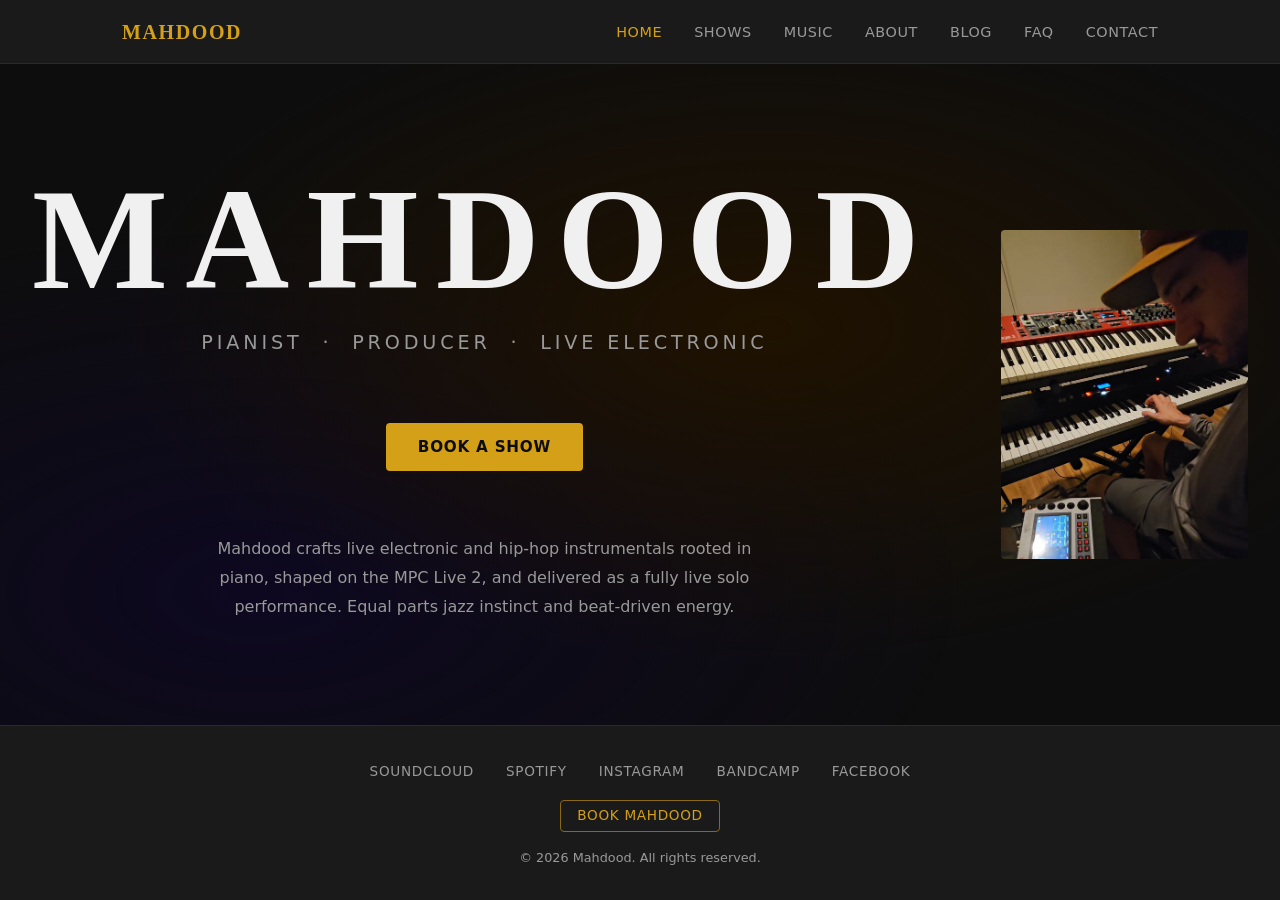
<file: index.html>
<!DOCTYPE html>
<html lang="en">
  <head>
    <meta charset="UTF-8" />
    <meta name="viewport" content="width=device-width, initial-scale=1.0" />
    <title>Home — Mahdood</title>
    <meta name="description" content="Mahdood is a pianist and producer making live electronic and hip-hop instrumentals. Book a solo show." />
    <link rel="stylesheet" href="styles/main.css" />
  </head>
  <body class="page-home">

    <!-- Navigation -->
    <nav class="site-nav">
      <div class="nav-inner">
        <a href="index.html" class="nav-logo">MAHDOOD</a>
        <button class="nav-toggle" aria-label="Toggle menu" aria-expanded="false">
          <span></span><span></span><span></span>
        </button>
        <ul class="nav-links">
          <li><a href="index.html">Home</a></li>
          <li><a href="shows.html">Shows</a></li>
          <li><a href="music.html">Music</a></li>
          <li><a href="about.html">About</a></li>
          <li><a href="blog.html">Blog</a></li>
          <li><a href="faq.html">FAQ</a></li>
          <li><a href="contact.html">Contact</a></li>
        </ul>
      </div>
    </nav>

    <!-- Hero -->
    <main>
      <section class="hero hero--split">

        <div class="hero__content">
          <h1 class="hero__name">MAHDOOD</h1>
          <p class="hero__tagline">Pianist &nbsp;·&nbsp; Producer &nbsp;·&nbsp; Live Electronic</p>
          <div class="hero__cta">
            <a href="contact.html" class="btn btn-primary">Book a Show</a>
          </div>
          <p class="hero__body">
            Mahdood crafts live electronic and hip-hop instrumentals rooted in piano,
            shaped on the MPC Live 2, and delivered as a fully live solo performance.
            Equal parts jazz instinct and beat-driven energy.
          </p>
        </div>

        <div class="hero__media">
          <img
            src="images/mahdood-hero.jpg"
            alt="Mahdood — pianist and producer"
            class="hero__photo"
          />
        </div>

      </section>
    </main>

    <!-- Footer -->
    <footer class="site-footer">
      <div class="footer-inner">
        <ul class="footer-social">
          <li><a href="https://soundcloud.com/mahdood" target="_blank" rel="noopener noreferrer">SoundCloud</a></li>
          <li><a href="https://open.spotify.com/artist/2Wp3cy9uEl3Trui0p3qMfn" target="_blank" rel="noopener noreferrer">Spotify</a></li>
          <li><a href="https://instagram.com/mahdoodmusic" target="_blank" rel="noopener noreferrer">Instagram</a></li>
          <li><a href="https://mahdoodmusic.bandcamp.com/" target="_blank" rel="noopener noreferrer">Bandcamp</a></li>
          <li><a href="https://facebook.com/mahdoodmusic" target="_blank" rel="noopener noreferrer">Facebook</a></li>
        </ul>
        <a href="contact.html" class="footer-book">Book Mahdood</a>
        <p class="footer-copy">&copy; 2026 Mahdood. All rights reserved.</p>
      </div>
    </footer>

    <script src="scripts/main.js"></script>
  </body>
</html>
</file>
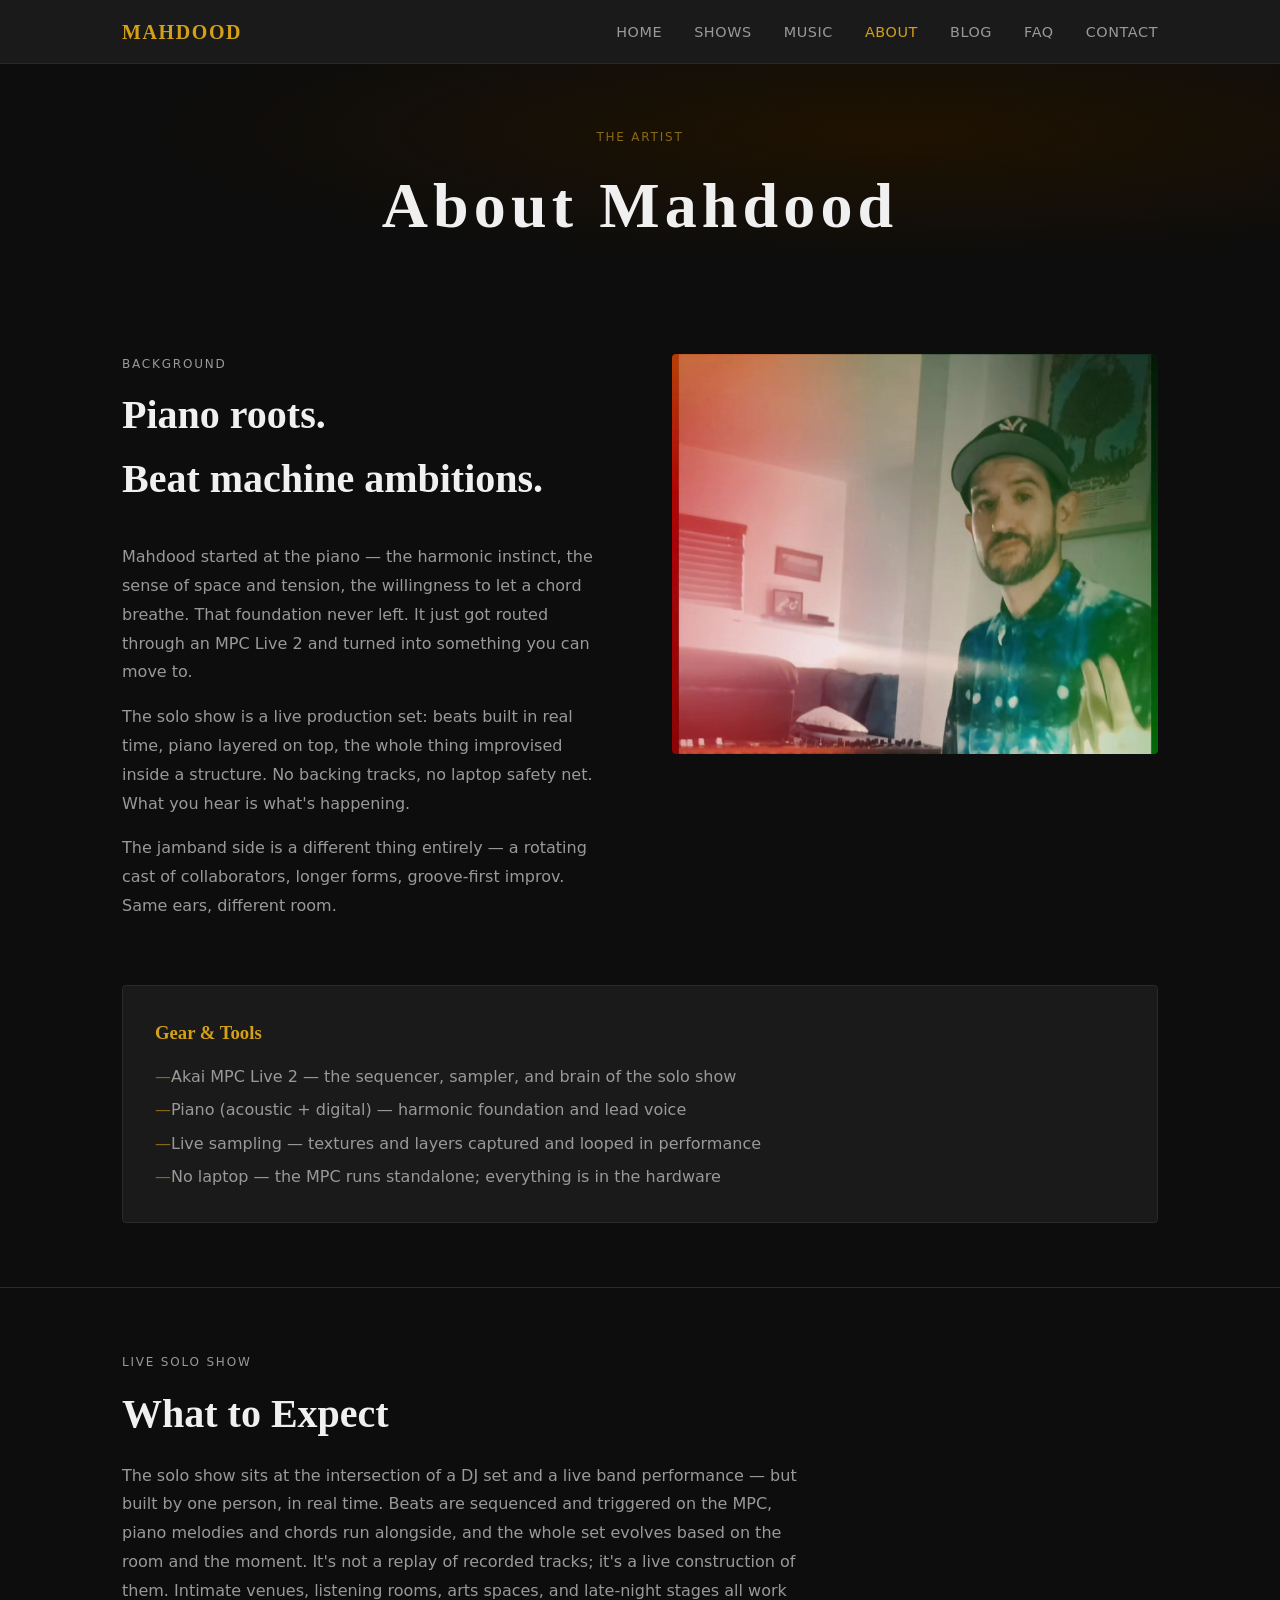
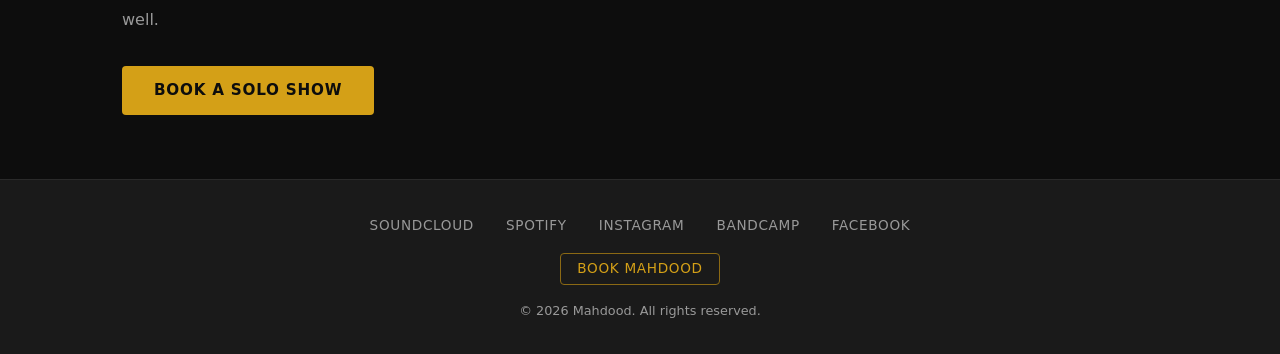
<file: about.html>
<!DOCTYPE html>
<html lang="en">
  <head>
    <meta charset="UTF-8" />
    <meta name="viewport" content="width=device-width, initial-scale=1.0" />
    <title>About — Mahdood</title>
    <meta name="description" content="About Mahdood — pianist, producer, and live performer. Piano roots, MPC Live 2, and a jamband side." />
    <link rel="stylesheet" href="styles/main.css" />
  </head>
  <body>

    <!-- Navigation -->
    <nav class="site-nav">
      <div class="nav-inner">
        <a href="index.html" class="nav-logo">MAHDOOD</a>
        <button class="nav-toggle" aria-label="Toggle menu" aria-expanded="false">
          <span></span><span></span><span></span>
        </button>
        <ul class="nav-links">
          <li><a href="index.html">Home</a></li>
          <li><a href="shows.html">Shows</a></li>
          <li><a href="music.html">Music</a></li>
          <li><a href="about.html">About</a></li>
          <li><a href="blog.html">Blog</a></li>
          <li><a href="faq.html">FAQ</a></li>
          <li><a href="contact.html">Contact</a></li>
        </ul>
      </div>
    </nav>

    <main>

      <!-- Page hero -->
      <section class="page-hero">
        <p class="section-label">The Artist</p>
        <h1 class="page-title">About Mahdood</h1>
      </section>

      <!-- Bio + photo -->
      <section class="container">
        <div class="about-grid">

          <div class="about-bio">
            <p class="section-label">Background</p>
            <h2 class="section-title" style="margin-bottom: var(--space-lg);">Piano roots.<br>Beat machine ambitions.</h2>
            <p>
              Mahdood started at the piano — the harmonic instinct, the sense of
              space and tension, the willingness to let a chord breathe. That foundation
              never left. It just got routed through an MPC Live 2 and turned into
              something you can move to.
            </p>
            <p>
              The solo show is a live production set: beats built in real time,
              piano layered on top, the whole thing improvised inside a structure.
              No backing tracks, no laptop safety net. What you hear is what's happening.
            </p>
            <p>
              The jamband side is a different thing entirely — a rotating cast of
              collaborators, longer forms, groove-first improv. Same ears, different room.
            </p>
          </div>

          <div>
            <img
              src="images/mahdood-photo.jpg"
              alt="Mahdood performing live — hands on the MPC, in the moment"
              class="about-photo"
            />
          </div>

        </div>
      </section>

      <!-- Gear callout -->
      <section class="container" style="padding-bottom: var(--space-xl);">
        <div class="gear-card">
          <h3>Gear & Tools</h3>
          <ul class="gear-list">
            <li>Akai MPC Live 2 — the sequencer, sampler, and brain of the solo show</li>
            <li>Piano (acoustic + digital) — harmonic foundation and lead voice</li>
            <li>Live sampling — textures and layers captured and looped in performance</li>
            <li>No laptop — the MPC runs standalone; everything is in the hardware</li>
          </ul>
        </div>
      </section>

      <!-- What makes the solo show different -->
      <section class="live-section">
        <div class="container">
          <p class="section-label">Live Solo Show</p>
          <h2 class="section-title">What to Expect</h2>
          <p>
            The solo show sits at the intersection of a DJ set and a live band performance —
            but built by one person, in real time. Beats are sequenced and triggered on the MPC,
            piano melodies and chords run alongside, and the whole set evolves based on
            the room and the moment. It's not a replay of recorded tracks; it's a live
            construction of them. Intimate venues, listening rooms, arts spaces, and
            late-night stages all work well.
          </p>
          <div style="margin-top: var(--space-lg);">
            <a href="contact.html" class="btn btn-primary">Book a Solo Show</a>
          </div>
        </div>
      </section>

    </main>

    <!-- Footer -->
    <footer class="site-footer">
      <div class="footer-inner">
        <ul class="footer-social">
          <li><a href="https://soundcloud.com/mahdood" target="_blank" rel="noopener noreferrer">SoundCloud</a></li>
          <li><a href="https://open.spotify.com/artist/2Wp3cy9uEl3Trui0p3qMfn" target="_blank" rel="noopener noreferrer">Spotify</a></li>
          <li><a href="https://instagram.com/mahdoodmusic" target="_blank" rel="noopener noreferrer">Instagram</a></li>
          <li><a href="https://mahdoodmusic.bandcamp.com/" target="_blank" rel="noopener noreferrer">Bandcamp</a></li>
          <li><a href="https://facebook.com/mahdoodmusic" target="_blank" rel="noopener noreferrer">Facebook</a></li>
        </ul>
        <a href="contact.html" class="footer-book">Book Mahdood</a>
        <p class="footer-copy">&copy; 2026 Mahdood. All rights reserved.</p>
      </div>
    </footer>

    <script src="scripts/main.js"></script>
  </body>
</html>
</file>
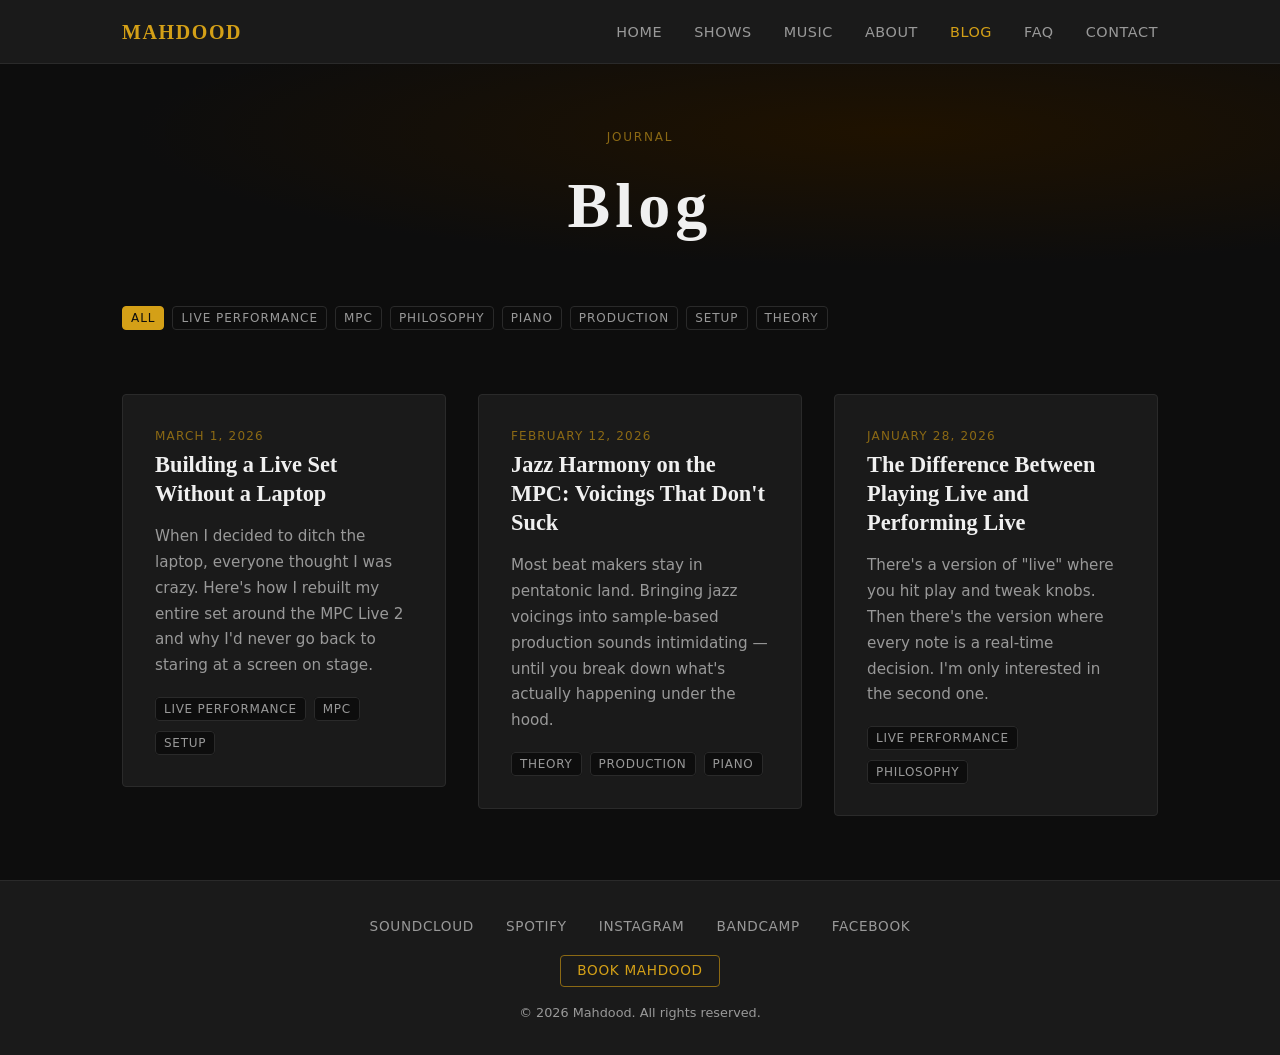
<file: blog.html>
<!DOCTYPE html>
<html lang="en">
  <head>
    <meta charset="UTF-8" />
    <meta name="viewport" content="width=device-width, initial-scale=1.0" />
    <title>Blog — Mahdood</title>
    <meta name="description" content="Thoughts on live electronic music, production techniques, and the creative process from Mahdood." />
    <link rel="stylesheet" href="styles/main.css" />
  </head>
  <body>

    <!-- Navigation -->
    <nav class="site-nav">
      <div class="nav-inner">
        <a href="index.html" class="nav-logo">MAHDOOD</a>
        <button class="nav-toggle" aria-label="Toggle menu" aria-expanded="false">
          <span></span><span></span><span></span>
        </button>
        <ul class="nav-links">
          <li><a href="index.html">Home</a></li>
          <li><a href="shows.html">Shows</a></li>
          <li><a href="music.html">Music</a></li>
          <li><a href="about.html">About</a></li>
          <li><a href="blog.html">Blog</a></li>
          <li><a href="faq.html">FAQ</a></li>
          <li><a href="contact.html">Contact</a></li>
        </ul>
      </div>
    </nav>

    <main>

      <!-- Page hero -->
      <section class="page-hero">
        <p class="section-label">Journal</p>
        <h1 class="page-title">Blog</h1>
      </section>

      <!-- Tag filter -->
      <section class="tag-filter-section" aria-label="Filter posts by tag">
        <div class="container">
          <div class="tag-filter" role="group" aria-label="Tag filters"></div>
        </div>
      </section>

      <!-- Blog listing -->
      <section class="blog-listing">
        <div class="container">
          <ul class="blog-grid" role="list" aria-live="polite" aria-label="Blog posts"></ul>
        </div>
      </section>

    </main>

    <!-- Footer -->
    <footer class="site-footer">
      <div class="footer-inner">
        <ul class="footer-social">
          <li><a href="https://soundcloud.com/mahdood" target="_blank" rel="noopener noreferrer">SoundCloud</a></li>
          <li><a href="https://open.spotify.com/artist/2Wp3cy9uEl3Trui0p3qMfn" target="_blank" rel="noopener noreferrer">Spotify</a></li>
          <li><a href="https://instagram.com/mahdoodmusic" target="_blank" rel="noopener noreferrer">Instagram</a></li>
          <li><a href="https://mahdoodmusic.bandcamp.com/" target="_blank" rel="noopener noreferrer">Bandcamp</a></li>
          <li><a href="https://facebook.com/mahdoodmusic" target="_blank" rel="noopener noreferrer">Facebook</a></li>
        </ul>
        <a href="contact.html" class="footer-book">Book Mahdood</a>
        <p class="footer-copy">&copy; 2026 Mahdood. All rights reserved.</p>
      </div>
    </footer>

    <script src="scripts/main.js"></script>
    <script src="scripts/blog.js"></script>
  </body>
</html>
</file>
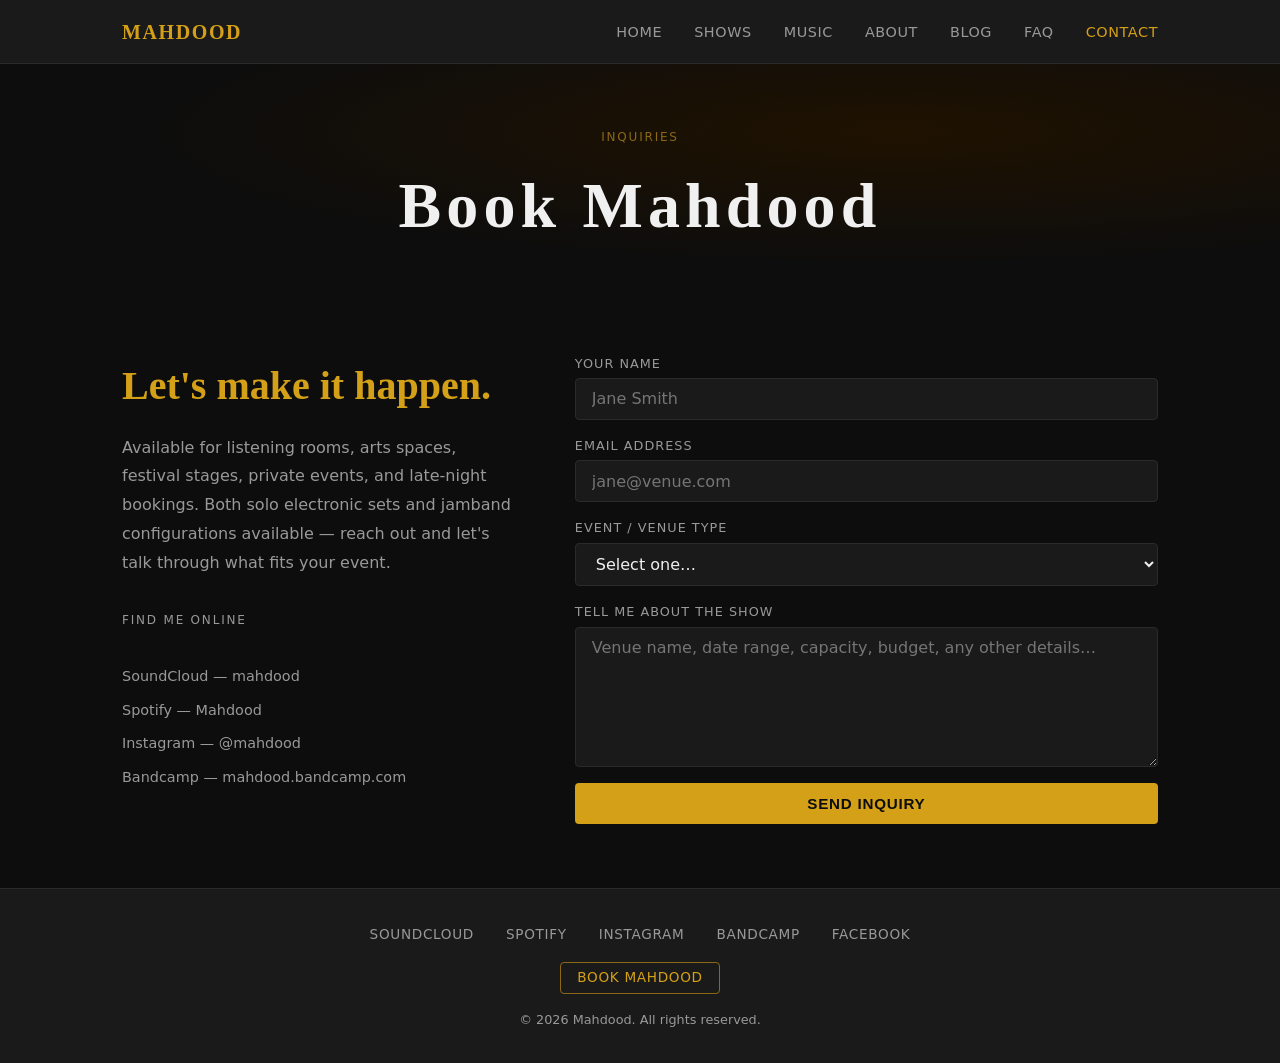
<file: contact.html>
<!DOCTYPE html>
<html lang="en">
  <head>
    <meta charset="UTF-8" />
    <meta name="viewport" content="width=device-width, initial-scale=1.0" />
    <title>Book Mahdood — Contact</title>
    <meta name="description" content="Book Mahdood for your venue or event. Listening rooms, festivals, arts spaces, and private events." />
    <link rel="stylesheet" href="styles/main.css" />
  </head>
  <body>

    <!-- Navigation -->
    <nav class="site-nav">
      <div class="nav-inner">
        <a href="index.html" class="nav-logo">MAHDOOD</a>
        <button class="nav-toggle" aria-label="Toggle menu" aria-expanded="false">
          <span></span><span></span><span></span>
        </button>
        <ul class="nav-links">
          <li><a href="index.html">Home</a></li>
          <li><a href="shows.html">Shows</a></li>
          <li><a href="music.html">Music</a></li>
          <li><a href="about.html">About</a></li>
          <li><a href="blog.html">Blog</a></li>
          <li><a href="faq.html">FAQ</a></li>
          <li><a href="contact.html">Contact</a></li>
        </ul>
      </div>
    </nav>

    <main>

      <!-- Page hero -->
      <section class="page-hero">
        <p class="section-label">Inquiries</p>
        <h1 class="page-title">Book Mahdood</h1>
      </section>

      <!-- Contact grid -->
      <section class="container">
        <div class="contact-grid">

          <!-- Left: intro + social -->
          <div class="contact-intro">
            <h2>Let's make it happen.</h2>
            <p>
              Available for listening rooms, arts spaces, festival stages,
              private events, and late-night bookings. Both solo electronic sets
              and jamband configurations available — reach out and let's talk through
              what fits your event.
            </p>

            <p class="section-label contact-social-label">Find me online</p>
            <ul class="contact-social">
              <li><a href="#">SoundCloud — mahdood</a></li>
              <li><a href="#">Spotify — Mahdood</a></li>
              <li><a href="#">Instagram — @mahdood</a></li>
              <li><a href="#">Bandcamp — mahdood.bandcamp.com</a></li>
            </ul>
          </div>

          <!-- Right: booking form -->
          <!-- Using mailto: for now — replace action with Formspree endpoint for live use -->
          <form
            class="contact-form"
            action="mailto:booking@mahdood.com"
            method="post"
            enctype="text/plain"
            novalidate>

            <div class="form-group">
              <label for="name">Your Name</label>
              <input type="text" id="name" name="name" placeholder="Jane Smith" required />
            </div>

            <div class="form-group">
              <label for="email">Email Address</label>
              <input type="email" id="email" name="email" placeholder="jane@venue.com" required />
            </div>

            <div class="form-group">
              <label for="event-type">Event / Venue Type</label>
              <select id="event-type" name="event-type" required>
                <option value="">Select one…</option>
                <option value="listening-room">Listening Room</option>
                <option value="bar-venue">Bar / Live Music Venue</option>
                <option value="festival">Festival / Open Air</option>
                <option value="private">Private Event</option>
                <option value="arts-space">Arts Space / Gallery</option>
                <option value="other">Other</option>
              </select>
            </div>

            <div class="form-group">
              <label for="message">Tell me about the show</label>
              <textarea
                id="message"
                name="message"
                placeholder="Venue name, date range, capacity, budget, any other details…"
                required></textarea>
            </div>

            <button type="submit" class="btn btn-primary">Send Inquiry</button>

          </form>

          <!-- Success state — shown after valid submission -->
          <div class="form-success" role="alert" aria-live="polite">
            <p><strong>Message sent!</strong> Thanks, <span class="form-success__name"></span> — I'll get back to you soon.</p>
          </div>

          <!-- Error state — shown if submission fails -->
          <div class="form-error" role="alert" aria-live="assertive">
            <p><strong>Something went wrong.</strong> Please try emailing <a href="mailto:booking@mahdood.com">booking@mahdood.com</a> directly.</p>
          </div>

        </div>
      </section>

    </main>

    <!-- Footer -->
    <footer class="site-footer">
      <div class="footer-inner">
        <ul class="footer-social">
          <li><a href="https://soundcloud.com/mahdood" target="_blank" rel="noopener noreferrer">SoundCloud</a></li>
          <li><a href="https://open.spotify.com/artist/2Wp3cy9uEl3Trui0p3qMfn" target="_blank" rel="noopener noreferrer">Spotify</a></li>
          <li><a href="https://instagram.com/mahdoodmusic" target="_blank" rel="noopener noreferrer">Instagram</a></li>
          <li><a href="https://mahdoodmusic.bandcamp.com/" target="_blank" rel="noopener noreferrer">Bandcamp</a></li>
          <li><a href="https://facebook.com/mahdoodmusic" target="_blank" rel="noopener noreferrer">Facebook</a></li>
        </ul>
        <a href="contact.html" class="footer-book">Book Mahdood</a>
        <p class="footer-copy">&copy; 2026 Mahdood. All rights reserved.</p>
      </div>
    </footer>

    <script src="scripts/main.js"></script>
  </body>
</html>
</file>
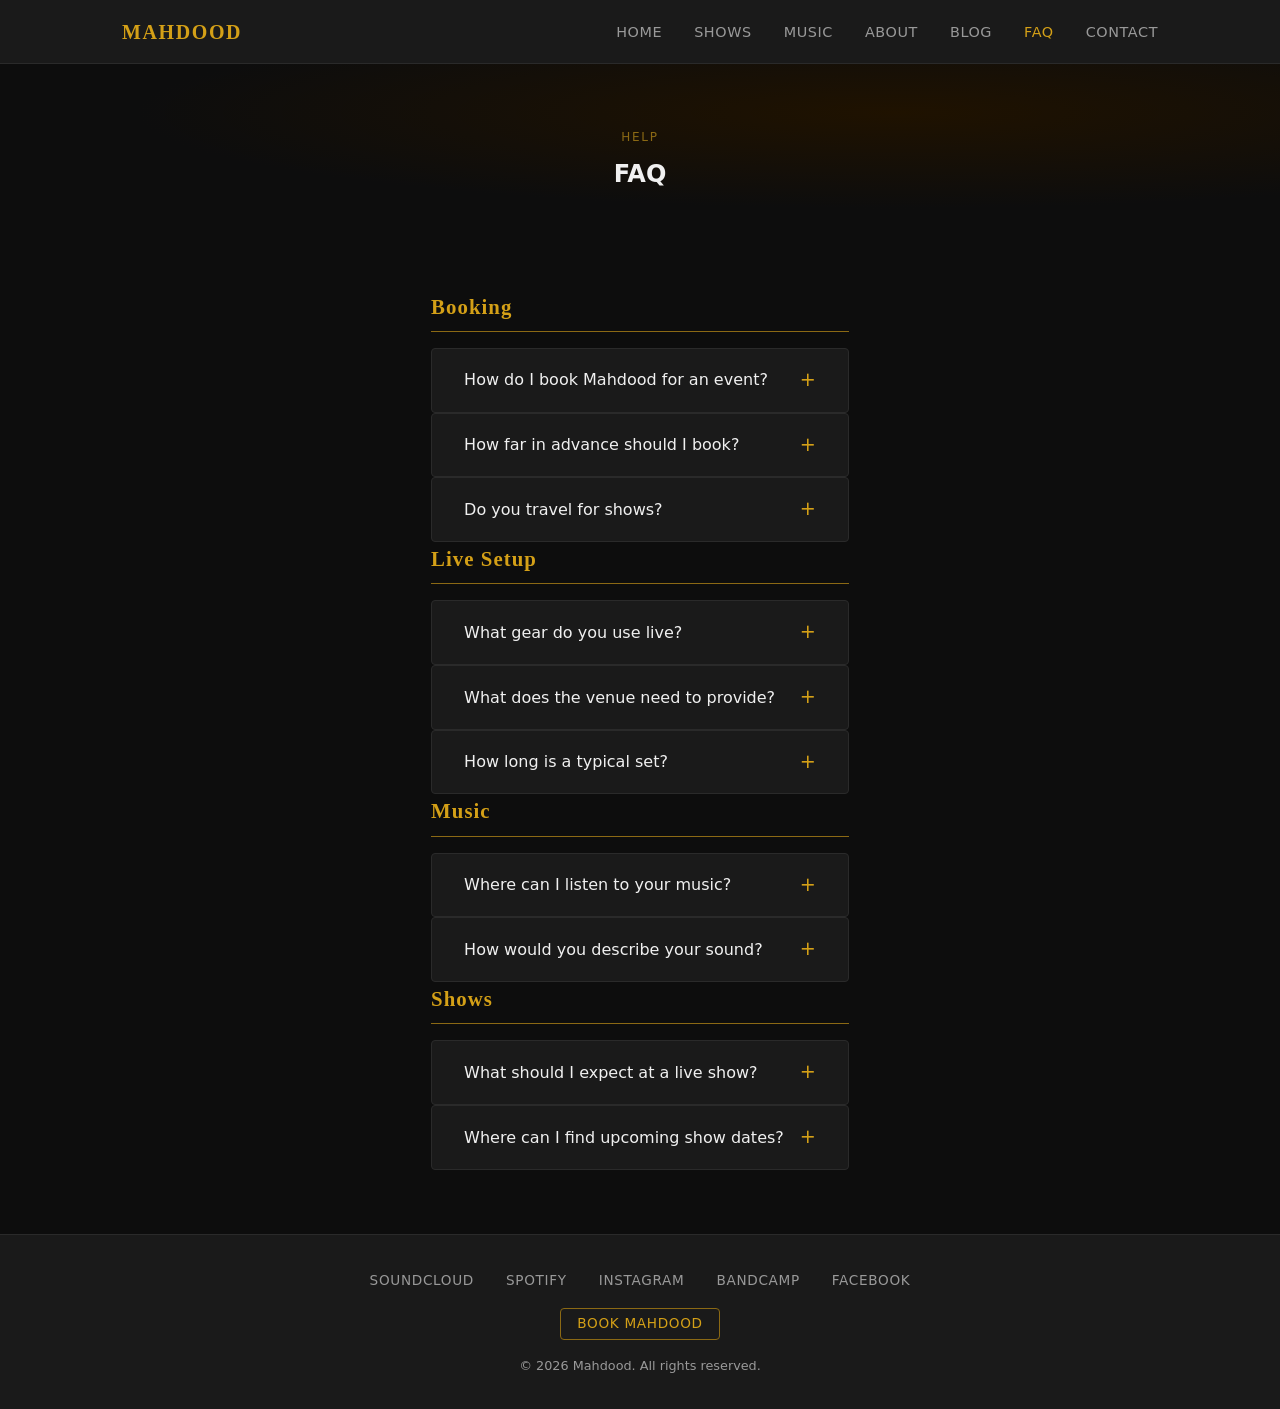
<file: faq.html>
<!DOCTYPE html>
<html lang="en">
  <head>
    <meta charset="UTF-8" />
    <meta name="viewport" content="width=device-width, initial-scale=1.0" />
    <title>FAQ — Mahdood</title>
    <meta name="description" content="Frequently asked questions about booking Mahdood, his live setup, and what to expect at a show." />
    <link rel="stylesheet" href="styles/main.css" />
  </head>
  <body>

    <!-- Navigation -->
    <nav class="site-nav">
      <div class="nav-inner">
        <a href="index.html" class="nav-logo">MAHDOOD</a>
        <button class="nav-toggle" aria-label="Toggle menu" aria-expanded="false">
          <span></span><span></span><span></span>
        </button>
        <ul class="nav-links">
          <li><a href="index.html">Home</a></li>
          <li><a href="shows.html">Shows</a></li>
          <li><a href="music.html">Music</a></li>
          <li><a href="about.html">About</a></li>
          <li><a href="blog.html">Blog</a></li>
          <li><a href="faq.html">FAQ</a></li>
          <li><a href="contact.html">Contact</a></li>
        </ul>
      </div>
    </nav>

    <!-- Page Content -->
    <main>

      <!-- Page Hero -->
      <section class="page-hero">
        <p class="section-label">HELP</p>
        <h1>FAQ</h1>
      </section>

      <!-- FAQ Content -->
      <section class="faq-content">
        <div class="container">

        <!-- Booking -->
        <div class="faq-group">
          <h2 class="faq-group__title">Booking</h2>

          <details class="faq-item">
            <summary class="faq-item__question">How do I book Mahdood for an event?</summary>
            <p class="faq-item__answer">Use the <a href="contact.html">contact form</a> or email directly. Include your event date, venue, expected audience size, and any technical details. I'll get back to you within 48 hours.</p>
          </details>

          <details class="faq-item">
            <summary class="faq-item__question">How far in advance should I book?</summary>
            <p class="faq-item__answer">At least 3–4 weeks for smaller events, and 2–3 months for festivals or larger productions. Earlier is always better — dates fill up fast.</p>
          </details>

          <details class="faq-item">
            <summary class="faq-item__question">Do you travel for shows?</summary>
            <p class="faq-item__answer">Yes. Travel and accommodation costs are discussed during booking. For international shows, reach out early so logistics can be sorted.</p>
          </details>
        </div>

        <!-- Live Setup -->
        <div class="faq-group">
          <h2 class="faq-group__title">Live Setup</h2>

          <details class="faq-item">
            <summary class="faq-item__question">What gear do you use live?</summary>
            <p class="faq-item__answer">The live rig is built around an MPC Live 2 and a piano — no laptop on stage. Loops and samples are performed and layered in real time, so every show sounds a little different.</p>
          </details>

          <details class="faq-item">
            <summary class="faq-item__question">What does the venue need to provide?</summary>
            <p class="faq-item__answer">A stereo DI feed into the PA, a monitor mix, and a stable power supply. A full tech rider is available on request.</p>
          </details>

          <details class="faq-item">
            <summary class="faq-item__question">How long is a typical set?</summary>
            <p class="faq-item__answer">Sets run 45–90 minutes depending on the event. Shorter DJ-style sets and longer headline sets are both available — mention your needs when booking.</p>
          </details>
        </div>

        <!-- Music -->
        <div class="faq-group">
          <h2 class="faq-group__title">Music</h2>

          <details class="faq-item">
            <summary class="faq-item__question">Where can I listen to your music?</summary>
            <p class="faq-item__answer">Releases are on SoundCloud, Spotify, and Bandcamp. Head to the <a href="music.html">Music page</a> for direct links and embedded tracks.</p>
          </details>

          <details class="faq-item">
            <summary class="faq-item__question">How would you describe your sound?</summary>
            <p class="faq-item__answer">It sits somewhere between jazz, electronic, and ambient — piano-led compositions built with live sampling and MPC production. Warm, textured, and improvised.</p>
          </details>
        </div>

        <!-- Shows -->
        <div class="faq-group">
          <h2 class="faq-group__title">Shows</h2>

          <details class="faq-item">
            <summary class="faq-item__question">What should I expect at a live show?</summary>
            <p class="faq-item__answer">A fully live performance — no backing tracks, no laptop. Melodies are played on piano, loops are built on the MPC in real time, and the set evolves differently each night.</p>
          </details>

          <details class="faq-item">
            <summary class="faq-item__question">Where can I find upcoming show dates?</summary>
            <p class="faq-item__answer">All upcoming dates are listed on the <a href="shows.html">Shows page</a>. Follow on Instagram or SoundCloud for announcements.</p>
          </details>
        </div>

        </div><!-- /.container -->
      </section>

    </main>

    <!-- Footer -->
    <footer class="site-footer">
      <div class="footer-inner">
        <ul class="footer-social">
          <li><a href="https://soundcloud.com/mahdood" target="_blank" rel="noopener noreferrer">SoundCloud</a></li>
          <li><a href="https://open.spotify.com/artist/2Wp3cy9uEl3Trui0p3qMfn" target="_blank" rel="noopener noreferrer">Spotify</a></li>
          <li><a href="https://instagram.com/mahdoodmusic" target="_blank" rel="noopener noreferrer">Instagram</a></li>
          <li><a href="https://mahdoodmusic.bandcamp.com/" target="_blank" rel="noopener noreferrer">Bandcamp</a></li>
          <li><a href="https://facebook.com/mahdoodmusic" target="_blank" rel="noopener noreferrer">Facebook</a></li>
        </ul>
        <a href="contact.html" class="footer-book">Book Mahdood</a>
        <p class="footer-copy">&copy; 2026 Mahdood. All rights reserved.</p>
      </div>
    </footer>

    <script src="scripts/main.js"></script>
  </body>
</html>
</file>
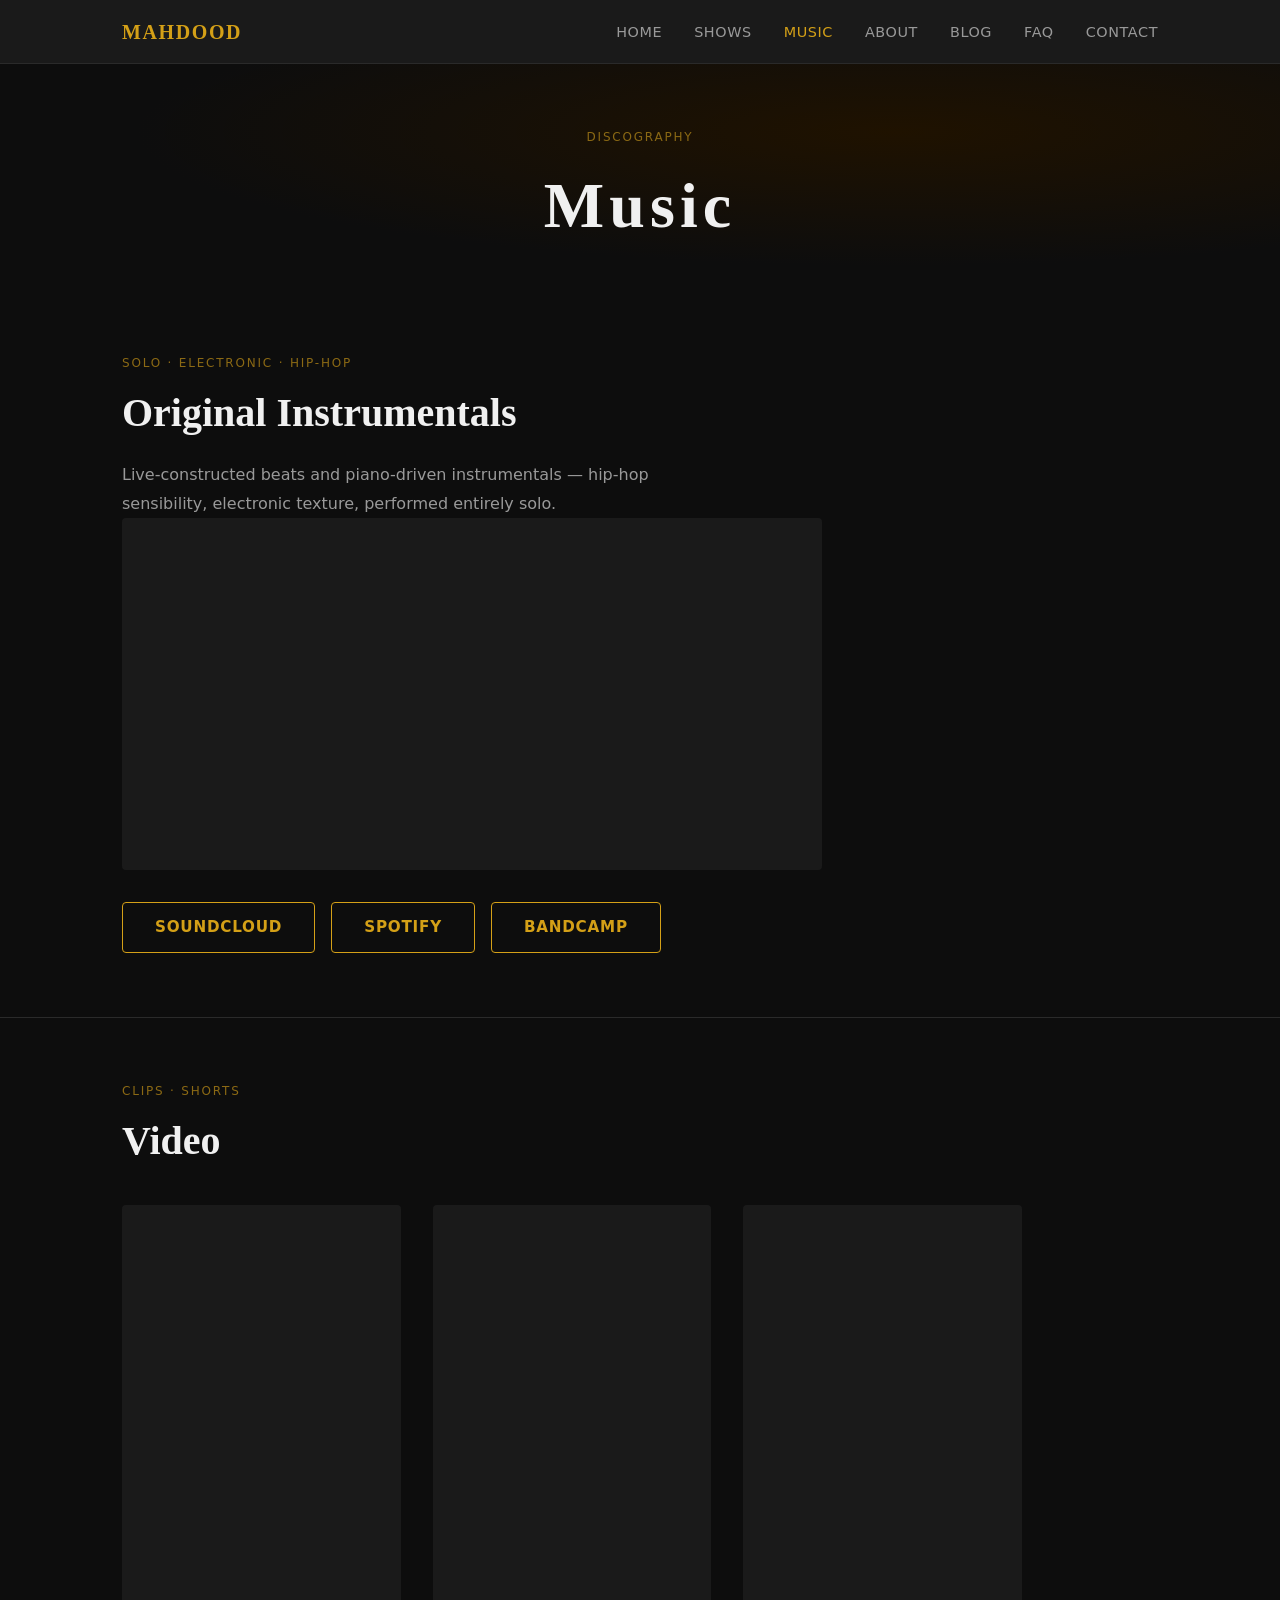
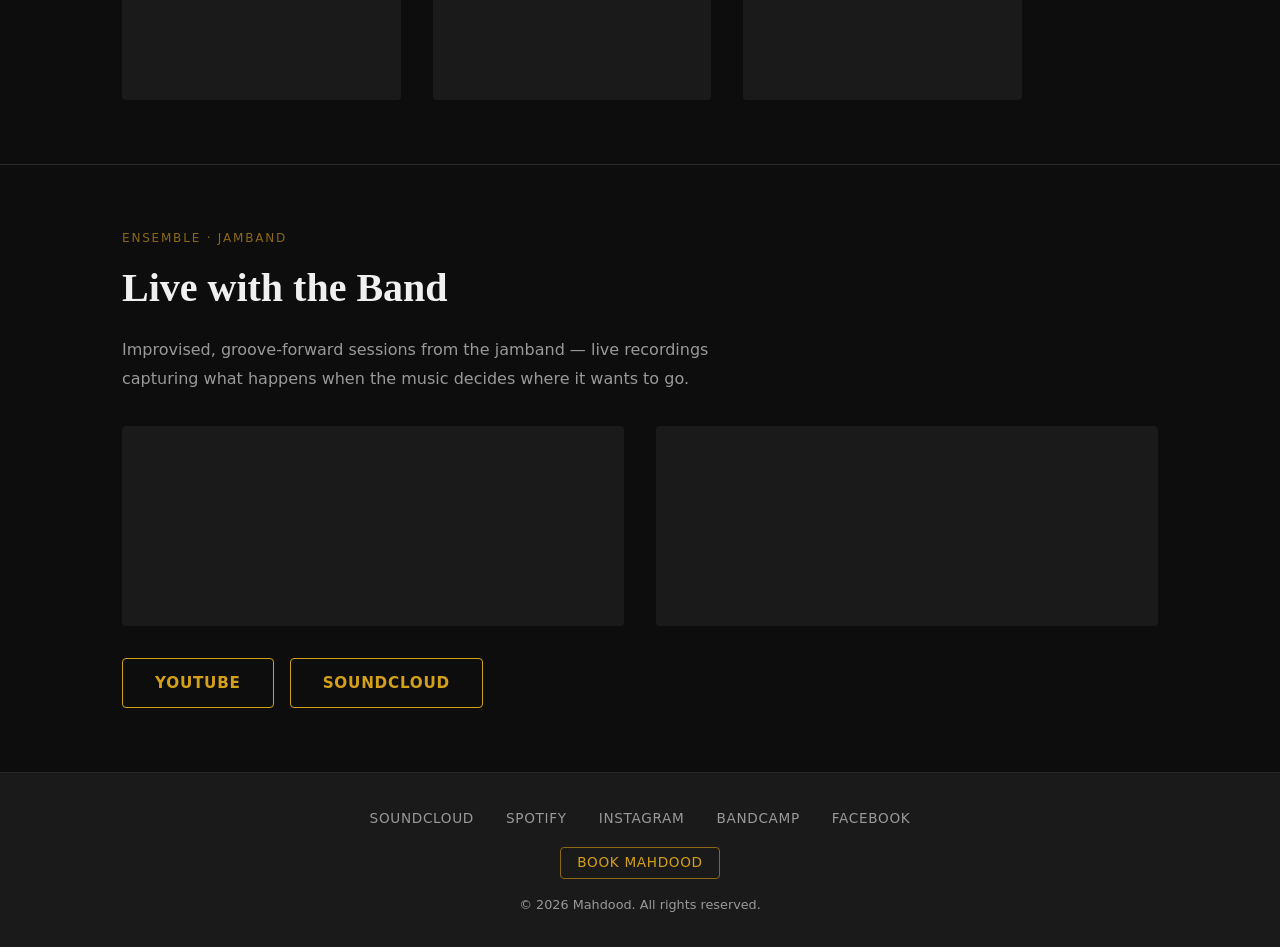
<file: music.html>
<!DOCTYPE html>
<html lang="en">
  <head>
    <meta charset="UTF-8" />
    <meta name="viewport" content="width=device-width, initial-scale=1.0" />
    <title>Music — Mahdood</title>
    <meta name="description" content="Listen to Mahdood's original instrumentals — live electronic solo sets and jamband recordings." />
    <link rel="stylesheet" href="styles/main.css" />
  </head>
  <body>

    <!-- Navigation -->
    <nav class="site-nav">
      <div class="nav-inner">
        <a href="index.html" class="nav-logo">MAHDOOD</a>
        <button class="nav-toggle" aria-label="Toggle menu" aria-expanded="false">
          <span></span><span></span><span></span>
        </button>
        <ul class="nav-links">
          <li><a href="index.html">Home</a></li>
          <li><a href="shows.html">Shows</a></li>
          <li><a href="music.html">Music</a></li>
          <li><a href="about.html">About</a></li>
          <li><a href="blog.html">Blog</a></li>
          <li><a href="faq.html">FAQ</a></li>
          <li><a href="contact.html">Contact</a></li>
        </ul>
      </div>
    </nav>

    <main>

      <!-- Page hero -->
      <section class="page-hero">
        <p class="section-label">Discography</p>
        <h1 class="page-title">Music</h1>
      </section>

      <!-- Solo / Electronic -->
      <section class="music-section">
        <div class="container">
          <p class="section-label">Solo · Electronic · Hip-Hop</p>
          <h2 class="section-title">Original Instrumentals</h2>
          <p style="color: var(--color-text-muted); max-width: 600px; line-height: 1.8;">
            Live-constructed beats and piano-driven instrumentals — hip-hop sensibility,
            electronic texture, performed entirely solo.
          </p>

          <!-- Spotify artist embed -->
          <div class="track-embed" style="max-width: 700px;">
            <iframe
              style="border-radius: 4px;"
              width="100%"
              height="352"
              title="Spotify Embed: Mahdood"
              frameborder="0"
              allowfullscreen
              allow="autoplay; clipboard-write; encrypted-media; fullscreen; picture-in-picture"
              loading="lazy"
              src="https://open.spotify.com/embed/artist/2Wp3cy9uEl3Trui0p3qMfn">
            </iframe>
          </div>

          <div class="platform-links">
            <a href="#" class="btn btn-outline">SoundCloud</a>
            <a href="https://open.spotify.com/artist/2Wp3cy9uEl3Trui0p3qMfn" target="_blank" rel="noopener" class="btn btn-outline">Spotify</a>
            <a href="#" class="btn btn-outline">Bandcamp</a>
          </div>
        </div>
      </section>

      <!-- Video Shorts -->
      <section class="music-section">
        <div class="container">
          <p class="section-label">Clips · Shorts</p>
          <h2 class="section-title">Video</h2>
          <div class="shorts-grid">
            <div class="short-embed">
              <iframe
                src="https://www.youtube.com/embed/mYAfx0SqM80"
                title="Mahdood – Video Clip 1"
                frameborder="0"
                allow="accelerometer; autoplay; clipboard-write; encrypted-media; gyroscope; picture-in-picture"
                allowfullscreen
                loading="lazy">
              </iframe>
            </div>
            <div class="short-embed">
              <iframe
                src="https://www.youtube.com/embed/Ml5CBf5pasc"
                title="Mahdood – Video Clip 2"
                frameborder="0"
                allow="accelerometer; autoplay; clipboard-write; encrypted-media; gyroscope; picture-in-picture"
                allowfullscreen
                loading="lazy">
              </iframe>
            </div>
            <div class="short-embed">
              <iframe
                src="https://www.youtube.com/embed/7_yAmxqWr_I"
                title="Mahdood – Video Clip 3"
                frameborder="0"
                allow="accelerometer; autoplay; clipboard-write; encrypted-media; gyroscope; picture-in-picture"
                allowfullscreen
                loading="lazy">
              </iframe>
            </div>
          </div>
        </div>
      </section>

      <!-- Jamband -->
      <section class="music-section">
        <div class="container">
          <p class="section-label">Ensemble · Jamband</p>
          <h2 class="section-title">Live with the Band</h2>
          <p style="color: var(--color-text-muted); max-width: 600px; line-height: 1.8;">
            Improvised, groove-forward sessions from the jamband — live recordings
            capturing what happens when the music decides where it wants to go.
          </p>

          <div class="track-grid">
            <div class="track-embed">
                <iframe
                width="100%"
                height="200"
                src="https://www.youtube.com/embed/cuOBYEOEA6w"
                title="Mahdood – Live with the Band"
                frameborder="0"
                allow="accelerometer; autoplay; clipboard-write; encrypted-media; gyroscope; picture-in-picture"
                allowfullscreen>
              </iframe>
            </div>
            <div class="track-embed">
              <iframe
                width="100%"
                height="166"
                scrolling="no"
                frameborder="no"
                allow="autoplay"
                title="SoundCloud: Mahdood Live Recordings"
                src="https://w.soundcloud.com/player/?url=https%3A//soundcloud.com/mahdood&color=%23d4a017&auto_play=false&hide_related=true&show_comments=false&show_user=true&show_reposts=false&show_teaser=false">
              </iframe>
            </div>
          </div>

          <div class="platform-links">
            <a href="https://www.youtube.com/@mahdoodmusic" target="_blank" rel="noopener noreferrer" class="btn btn-outline">YouTube</a>
            <a href="#" class="btn btn-outline">SoundCloud</a>
          </div>
        </div>
      </section>

    </main>

    <!-- Footer -->
    <footer class="site-footer">
      <div class="footer-inner">
        <ul class="footer-social">
          <li><a href="https://soundcloud.com/mahdood" target="_blank" rel="noopener noreferrer">SoundCloud</a></li>
          <li><a href="https://open.spotify.com/artist/2Wp3cy9uEl3Trui0p3qMfn" target="_blank" rel="noopener noreferrer">Spotify</a></li>
          <li><a href="https://instagram.com/mahdoodmusic" target="_blank" rel="noopener noreferrer">Instagram</a></li>
          <li><a href="https://mahdoodmusic.bandcamp.com/" target="_blank" rel="noopener noreferrer">Bandcamp</a></li>
          <li><a href="https://facebook.com/mahdoodmusic" target="_blank" rel="noopener noreferrer">Facebook</a></li>
        </ul>
        <a href="contact.html" class="footer-book">Book Mahdood</a>
        <p class="footer-copy">&copy; 2026 Mahdood. All rights reserved.</p>
      </div>
    </footer>

    <script src="scripts/main.js"></script>
  </body>
</html>
</file>
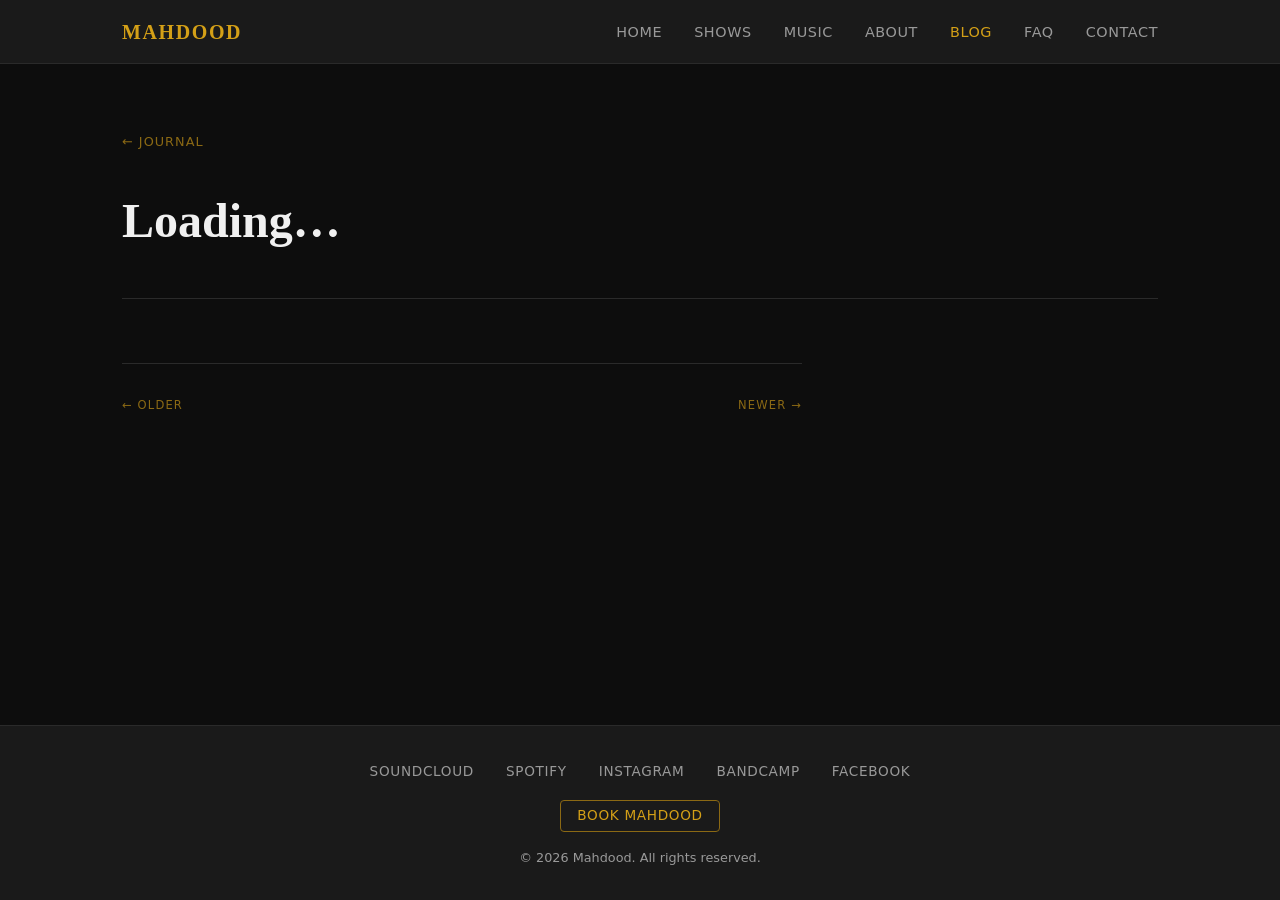
<file: post.html>
<!DOCTYPE html>
<html lang="en">
  <head>
    <meta charset="UTF-8" />
    <meta name="viewport" content="width=device-width, initial-scale=1.0" />
    <title>Post — Mahdood</title>
    <meta name="description" content="A post from the Mahdood journal." />
    <link rel="stylesheet" href="styles/main.css" />
  </head>
  <body>

    <!-- Navigation -->
    <nav class="site-nav">
      <div class="nav-inner">
        <a href="index.html" class="nav-logo">MAHDOOD</a>
        <button class="nav-toggle" aria-label="Toggle menu" aria-expanded="false">
          <span></span><span></span><span></span>
        </button>
        <ul class="nav-links">
          <li><a href="index.html">Home</a></li>
          <li><a href="shows.html">Shows</a></li>
          <li><a href="music.html">Music</a></li>
          <li><a href="about.html">About</a></li>
          <li><a href="blog.html">Blog</a></li>
          <li><a href="faq.html">FAQ</a></li>
          <li><a href="contact.html">Contact</a></li>
        </ul>
      </div>
    </nav>

    <main>

      <article class="post-page">
        <div class="container">

          <!-- Post header -->
          <header class="post-page__header">
            <a href="blog.html" class="post-page__back" aria-label="Back to all posts">← Journal</a>
            <time class="post-page__date" datetime=""></time>
            <h1 class="post-page__title">Loading…</h1>
            <ul class="post-page__tags" aria-label="Tags"></ul>
          </header>

          <!-- Rendered markdown lands here -->
          <div class="post-page__content" aria-live="polite"></div>

          <!-- Prev / Next navigation -->
          <nav class="post-nav" aria-label="Post navigation">
            <a class="post-nav__prev" href="#" hidden>
              <span class="post-nav__direction">← Older</span>
              <span class="post-nav__label"></span>
            </a>
            <a class="post-nav__next" href="#" hidden>
              <span class="post-nav__direction">Newer →</span>
              <span class="post-nav__label"></span>
            </a>
          </nav>

        </div>
      </article>

    </main>

    <!-- Footer -->
    <footer class="site-footer">
      <div class="footer-inner">
        <ul class="footer-social">
          <li><a href="https://soundcloud.com/mahdood" target="_blank" rel="noopener noreferrer">SoundCloud</a></li>
          <li><a href="https://open.spotify.com/artist/2Wp3cy9uEl3Trui0p3qMfn" target="_blank" rel="noopener noreferrer">Spotify</a></li>
          <li><a href="https://instagram.com/mahdoodmusic" target="_blank" rel="noopener noreferrer">Instagram</a></li>
          <li><a href="https://mahdoodmusic.bandcamp.com/" target="_blank" rel="noopener noreferrer">Bandcamp</a></li>
          <li><a href="https://facebook.com/mahdoodmusic" target="_blank" rel="noopener noreferrer">Facebook</a></li>
        </ul>
        <a href="contact.html" class="footer-book">Book Mahdood</a>
        <p class="footer-copy">&copy; 2026 Mahdood. All rights reserved.</p>
      </div>
    </footer>

    <script src="scripts/main.js"></script>
    <script src="scripts/blog.js"></script>
  </body>
</html>
</file>
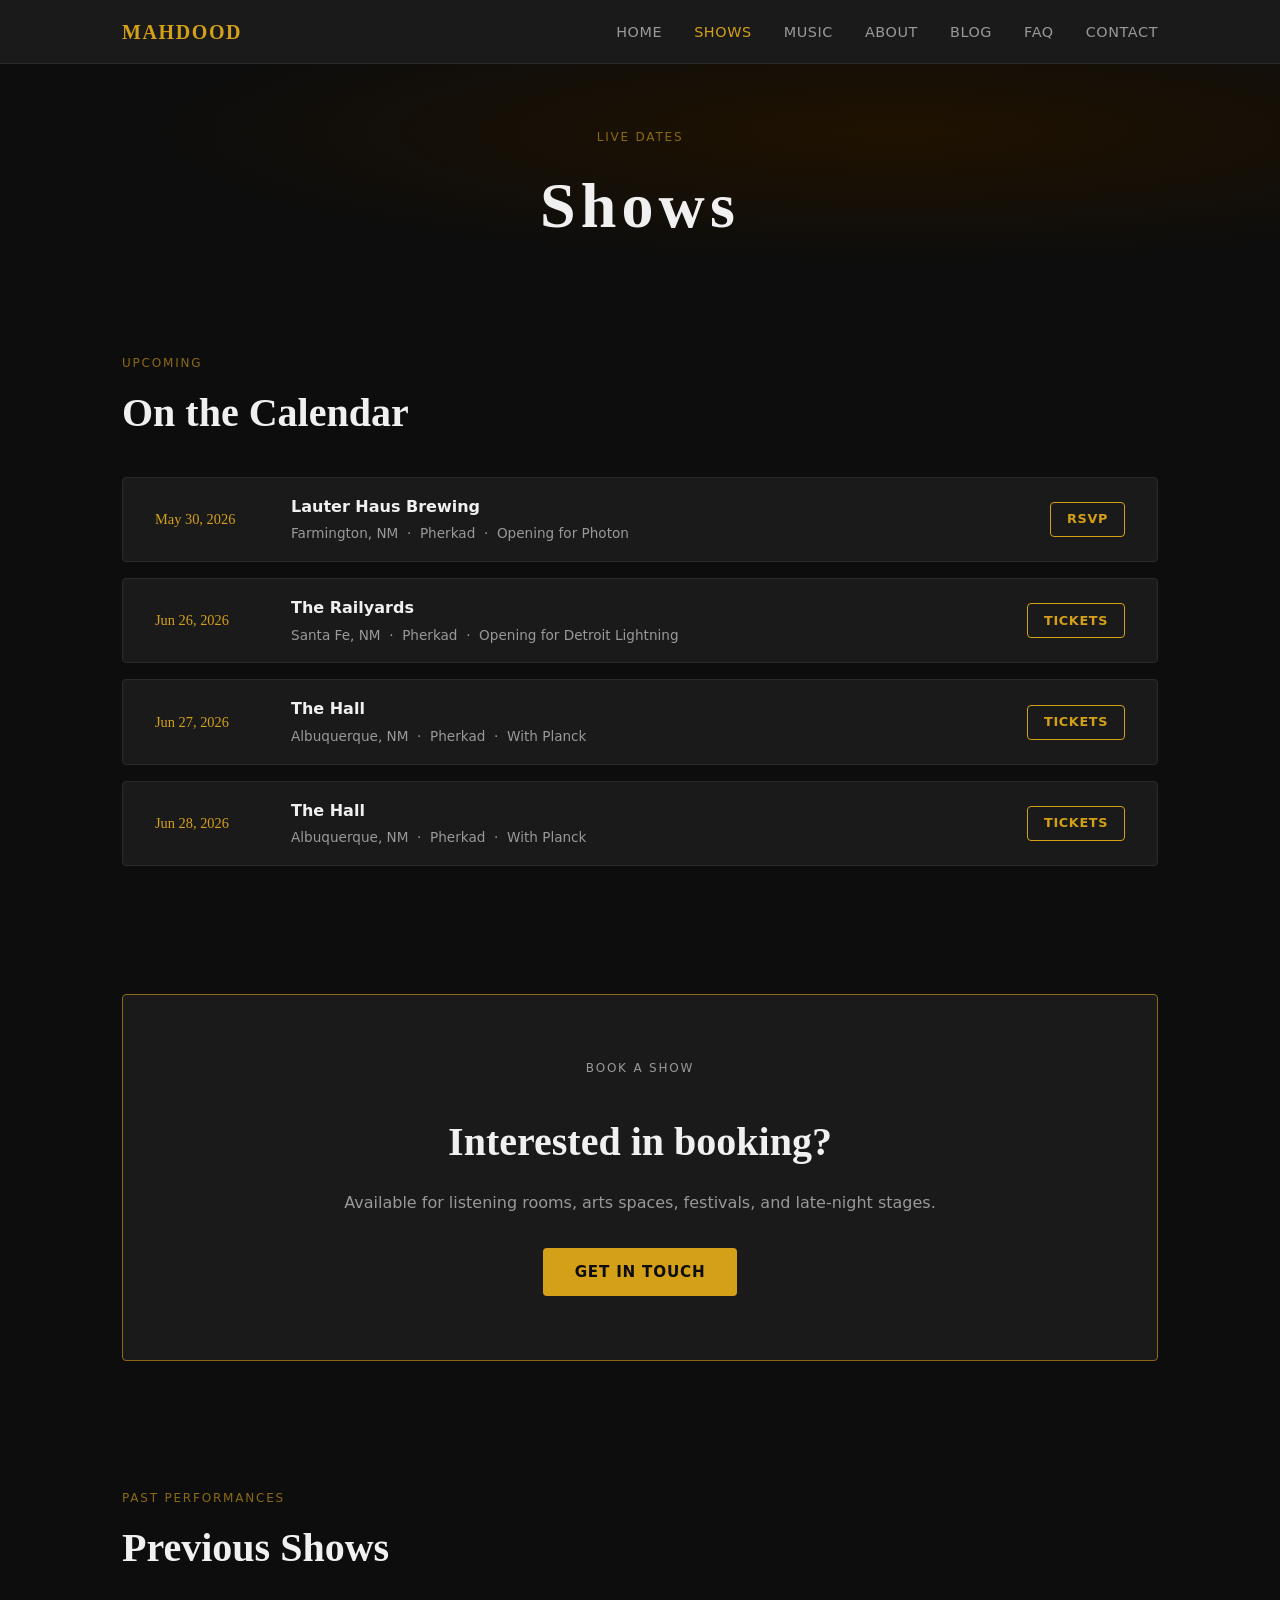
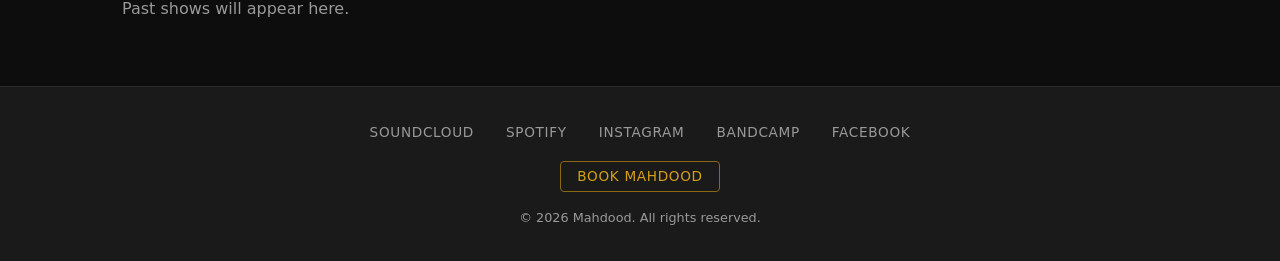
<file: shows.html>
<!DOCTYPE html>
<html lang="en">
  <head>
    <meta charset="UTF-8" />
    <meta name="viewport" content="width=device-width, initial-scale=1.0" />
    <title>Shows — Mahdood</title>
    <meta name="description" content="Upcoming and past live shows from Mahdood — solo electronic sets and jamband performances." />
    <link rel="stylesheet" href="styles/main.css" />
  </head>
  <body>

    <!-- Navigation -->
    <nav class="site-nav">
      <div class="nav-inner">
        <a href="index.html" class="nav-logo">MAHDOOD</a>
        <button class="nav-toggle" aria-label="Toggle menu" aria-expanded="false">
          <span></span><span></span><span></span>
        </button>
        <ul class="nav-links">
          <li><a href="index.html">Home</a></li>
          <li><a href="shows.html">Shows</a></li>
          <li><a href="music.html">Music</a></li>
          <li><a href="about.html">About</a></li>
          <li><a href="blog.html">Blog</a></li>
          <li><a href="faq.html">FAQ</a></li>
          <li><a href="contact.html">Contact</a></li>
        </ul>
      </div>
    </nav>

    <main>

      <!-- Page hero -->
      <section class="page-hero">
        <p class="section-label">Live Dates</p>
        <h1 class="page-title">Shows</h1>
      </section>

      <!-- Upcoming shows -->
      <section class="shows-section">
        <div class="container">
          <p class="section-label">Upcoming</p>
          <h2 class="section-title">On the Calendar</h2>

          <ul class="show-list">
            <li class="show-item">
              <div class="show-date">May 30, 2026</div>
              <div class="show-details">
                <h3>Lauter Haus Brewing</h3>
                <p>Farmington, NM &nbsp;·&nbsp; Pherkad &nbsp;·&nbsp; Opening for Photon</p>
              </div>
              <a href="#" class="btn btn-outline">RSVP</a>
            </li>
            <li class="show-item">
              <div class="show-date">Jun 26, 2026</div>
              <div class="show-details">
                <h3>The Railyards</h3>
                <p>Santa Fe, NM &nbsp;·&nbsp; Pherkad &nbsp;·&nbsp; Opening for Detroit Lightning</p>
              </div>
              <a href="#" class="btn btn-outline">Tickets</a>
            </li>
            <li class="show-item">
              <div class="show-date">Jun 27, 2026</div>
              <div class="show-details">
                <h3>The Hall</h3>
                <p>Albuquerque, NM &nbsp;·&nbsp; Pherkad &nbsp;·&nbsp; With Planck</p>
              </div>
              <a href="#" class="btn btn-outline">Tickets</a>
            </li>
            <li class="show-item">
              <div class="show-date">Jun 28, 2026</div>
              <div class="show-details">
                <h3>The Hall</h3>
                <p>Albuquerque, NM &nbsp;·&nbsp; Pherkad &nbsp;·&nbsp; With Planck</p>
              </div>
              <a href="#" class="btn btn-outline">Tickets</a>
            </li>
          </ul>
        </div>
      </section>

      <!-- Booking CTA -->
      <section class="container">
        <div class="shows-cta">
          <p class="section-label">Book a Show</p>
          <h2 class="section-title" style="margin-bottom: var(--space-md);">Interested in booking?</h2>
          <p>Available for listening rooms, arts spaces, festivals, and late-night stages.</p>
          <a href="contact.html" class="btn btn-primary">Get in Touch</a>
        </div>
      </section>

      <!-- Past shows -->
      <section class="shows-section">
        <div class="container">
          <p class="section-label">Past Performances</p>
          <h2 class="section-title">Previous Shows</h2>
          <p style="color: var(--color-text-muted);">Past shows will appear here.</p>
        </div>
      </section>

    </main>

    <!-- Footer -->
    <footer class="site-footer">
      <div class="footer-inner">
        <ul class="footer-social">
          <li><a href="https://soundcloud.com/mahdood" target="_blank" rel="noopener noreferrer">SoundCloud</a></li>
          <li><a href="https://open.spotify.com/artist/2Wp3cy9uEl3Trui0p3qMfn" target="_blank" rel="noopener noreferrer">Spotify</a></li>
          <li><a href="https://instagram.com/mahdoodmusic" target="_blank" rel="noopener noreferrer">Instagram</a></li>
          <li><a href="https://mahdoodmusic.bandcamp.com/" target="_blank" rel="noopener noreferrer">Bandcamp</a></li>
          <li><a href="https://facebook.com/mahdoodmusic" target="_blank" rel="noopener noreferrer">Facebook</a></li>
        </ul>
        <a href="contact.html" class="footer-book">Book Mahdood</a>
        <p class="footer-copy">&copy; 2026 Mahdood. All rights reserved.</p>
      </div>
    </footer>

    <script src="scripts/main.js"></script>
  </body>
</html>
</file>
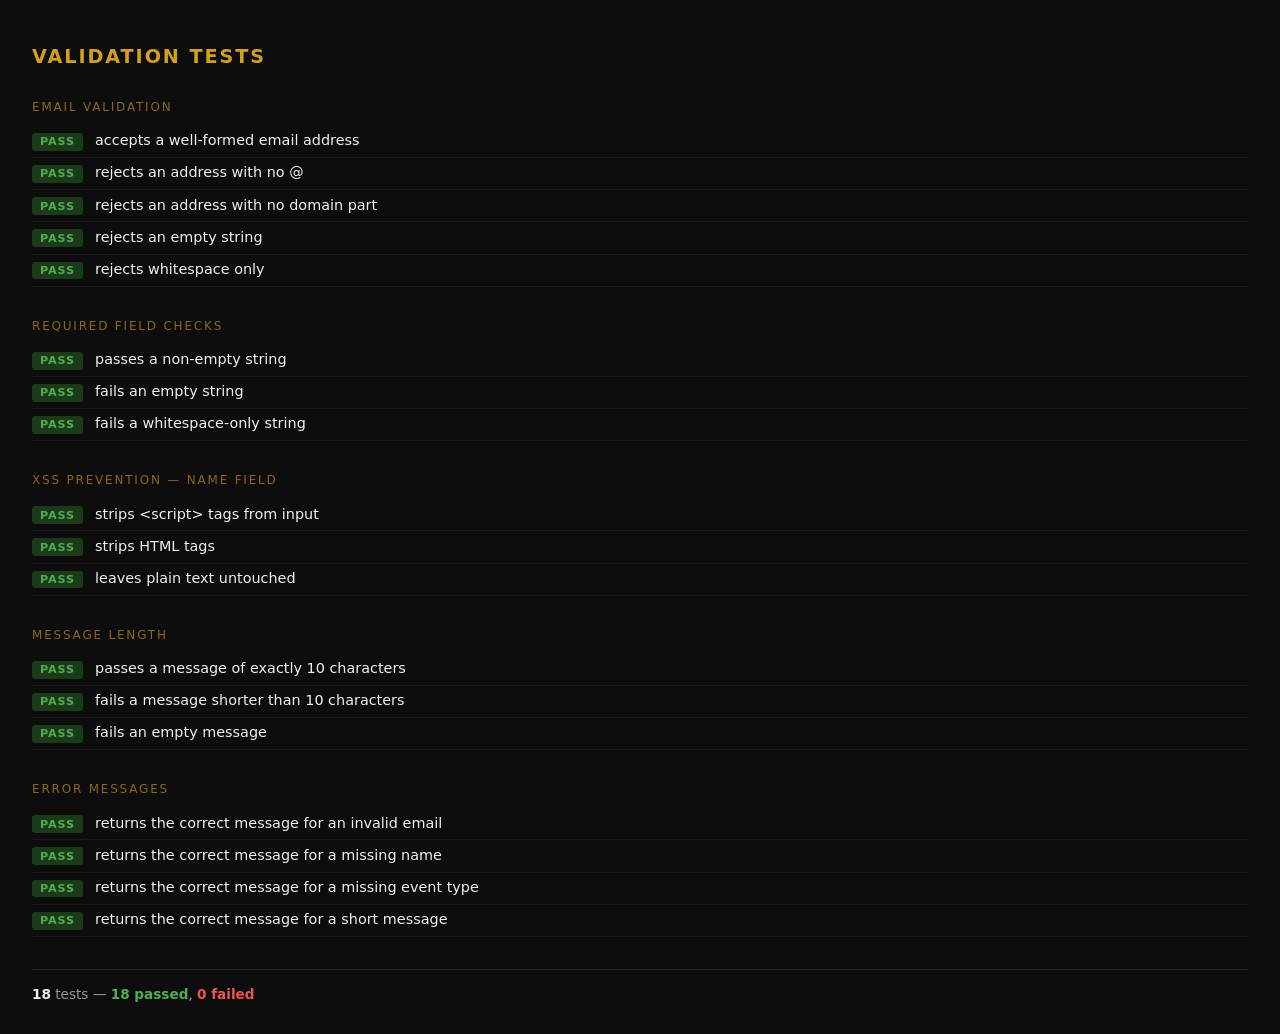
<file: test.html>
<!DOCTYPE html>
<html lang="en">
  <head>
    <meta charset="UTF-8" />
    <meta name="viewport" content="width=device-width, initial-scale=1.0" />
    <title>Validation Tests — Mahdood</title>
    <meta name="description" content="Internal validation test page for the Mahdood site build pipeline." />
    <style>
      *, *::before, *::after { box-sizing: border-box; }
      body {
        margin: 0;
        font-family: system-ui, -apple-system, sans-serif;
        background: #0d0d0d;
        color: #f0f0f0;
        padding: 2rem;
      }
      h1 {
        font-size: 1.2rem;
        letter-spacing: 0.1em;
        text-transform: uppercase;
        color: #d4a017;
        margin-bottom: 2rem;
      }
      .suite { margin-bottom: 2rem; }
      .suite-title {
        font-size: 0.75rem;
        text-transform: uppercase;
        letter-spacing: 0.15em;
        color: #8b6914;
        margin-bottom: 0.75rem;
      }
      .test {
        display: flex;
        align-items: baseline;
        gap: 0.75rem;
        padding: 0.4rem 0;
        border-bottom: 1px solid #1a1a1a;
        font-size: 0.9rem;
      }
      .badge {
        font-size: 0.7rem;
        font-weight: 700;
        letter-spacing: 0.08em;
        text-transform: uppercase;
        padding: 0.15rem 0.5rem;
        border-radius: 3px;
        flex-shrink: 0;
      }
      .badge.pass  { background: #1a3a1a; color: #4caf50; }
      .badge.fail  { background: #3a1a1a; color: #ef5350; }
      .badge.error { background: #2a1a2a; color: #ab47bc; }
      .reason { font-size: 0.78rem; color: #999; margin-left: auto; }
      #summary {
        margin-top: 2rem;
        font-size: 0.85rem;
        color: #999;
        border-top: 1px solid #2a2a2a;
        padding-top: 1rem;
      }
      #summary strong { color: #f0f0f0; }
    </style>
  </head>
  <body>
    <h1>Validation Tests</h1>
    <div id="output"></div>
    <div id="summary"></div>

    <script>
      // ── Test runner ──
      const results = [];
      let currentSuite = null;

      function describe(name, fn) {
        currentSuite = { name, tests: [] };
        results.push(currentSuite);
        fn();
      }

      function it(description, fn) {
        try {
          fn();
          currentSuite.tests.push({ status: 'pass', description });
        } catch (err) {
          currentSuite.tests.push({ status: 'fail', description, reason: err.message });
        }
      }

      function expect(actual) {
        return {
          toBe(expected) {
            if (actual !== expected)
              throw new Error(`expected ${JSON.stringify(expected)}, got ${JSON.stringify(actual)}`);
          },
          toContain(str) {
            if (typeof actual !== 'string' || !actual.includes(str))
              throw new Error(`expected "${actual}" to contain "${str}"`);
          },
          toBeTruthy() {
            if (!actual) throw new Error(`expected truthy, got ${JSON.stringify(actual)}`);
          },
          toBeFalsy() {
            if (actual) throw new Error(`expected falsy, got ${JSON.stringify(actual)}`);
          },
        };
      }

      // ── Test suites ──
      // validate.js must expose these as globals:
      //   validateEmail, validateRequired, sanitizeName,
      //   validateMessageLength, getErrorMessage

      function runTests() {
        describe('Email validation', () => {
          it('accepts a well-formed email address', () => {
            expect(validateEmail('jane@venue.com')).toBe(true);
          });
          it('rejects an address with no @', () => {
            expect(validateEmail('janevenuecom')).toBe(false);
          });
          it('rejects an address with no domain part', () => {
            expect(validateEmail('jane@')).toBe(false);
          });
          it('rejects an empty string', () => {
            expect(validateEmail('')).toBe(false);
          });
          it('rejects whitespace only', () => {
            expect(validateEmail('   ')).toBe(false);
          });
        });

        describe('Required field checks', () => {
          it('passes a non-empty string', () => {
            expect(validateRequired('hello')).toBe(true);
          });
          it('fails an empty string', () => {
            expect(validateRequired('')).toBe(false);
          });
          it('fails a whitespace-only string', () => {
            expect(validateRequired('   ')).toBe(false);
          });
        });

        describe('XSS prevention — name field', () => {
          it('strips <script> tags from input', () => {
            expect(sanitizeName('<script>alert(1)<\/script>Bob')).toBe('Bob');
          });
          it('strips HTML tags', () => {
            expect(sanitizeName('<b>Jane</b>')).toBe('Jane');
          });
          it('leaves plain text untouched', () => {
            expect(sanitizeName('Jane Smith')).toBe('Jane Smith');
          });
        });

        describe('Message length', () => {
          it('passes a message of exactly 10 characters', () => {
            expect(validateMessageLength('1234567890')).toBe(true);
          });
          it('fails a message shorter than 10 characters', () => {
            expect(validateMessageLength('short')).toBe(false);
          });
          it('fails an empty message', () => {
            expect(validateMessageLength('')).toBe(false);
          });
        });

        describe('Error messages', () => {
          it('returns the correct message for an invalid email', () => {
            expect(getErrorMessage('email')).toContain('valid email');
          });
          it('returns the correct message for a missing name', () => {
            expect(getErrorMessage('name')).toContain('name');
          });
          it('returns the correct message for a missing event type', () => {
            expect(getErrorMessage('eventType')).toContain('event type');
          });
          it('returns the correct message for a short message', () => {
            expect(getErrorMessage('message')).toContain('10');
          });
        });

        render();
      }

      // ── Render results ──
      function render() {
        const output = document.getElementById('output');
        const summary = document.getElementById('summary');
        let pass = 0, fail = 0;

        results.forEach(suite => {
          const suiteEl = document.createElement('div');
          suiteEl.className = 'suite';

          const title = document.createElement('div');
          title.className = 'suite-title';
          title.textContent = suite.name;
          suiteEl.appendChild(title);

          suite.tests.forEach(t => {
            if (t.status === 'pass') pass++; else fail++;

            const row = document.createElement('div');
            row.className = 'test';

            const badge = document.createElement('span');
            badge.className = `badge ${t.status}`;
            badge.textContent = t.status;

            const desc = document.createElement('span');
            desc.textContent = t.description;

            row.appendChild(badge);
            row.appendChild(desc);

            if (t.reason) {
              const reason = document.createElement('span');
              reason.className = 'reason';
              reason.textContent = t.reason;
              row.appendChild(reason);
            }

            suiteEl.appendChild(row);
          });

          output.appendChild(suiteEl);
        });

        const total = pass + fail;
        summary.innerHTML =
          `<strong>${total}</strong> tests — ` +
          `<strong style="color:#4caf50">${pass} passed</strong>, ` +
          `<strong style="color:#ef5350">${fail} failed</strong>`;
      }

      // ── Load validate.js, then run ──
      // Uses a script tag so it works over file:// without CORS issues
      const script = document.createElement('script');
      script.src = 'scripts/validate.js';
      script.onload = () => runTests();
      script.onerror = () => {
        // validate.js doesn't exist yet — show a single error suite
        currentSuite = { name: 'Module load', tests: [] };
        results.push(currentSuite);
        currentSuite.tests.push({
          status: 'fail',
          description: 'load scripts/validate.js',
          reason: 'file not found — create scripts/validate.js to begin',
        });
        render();
      };
      document.head.appendChild(script);
    </script>
  </body>
</html>
</file>
<file: styles/main.css>
*, *::before, *::after {
  box-sizing: border-box;
}

body, h1, h2, h3, h4, p, ul, ol {
  margin: 0;
  padding: 0;
}

/* ── Design Tokens ── */
:root {
  --color-bg:           #0d0d0d;
  --color-surface:      #1a1a1a;
  --color-text:         #f0f0f0;
  --color-text-muted:   #999999;
  --color-accent:       #d4a017;
  --color-accent-muted: #8b6914;
  --font-display:       Georgia, 'Times New Roman', serif;
  --font-sans:          system-ui, -apple-system, sans-serif;
  --space-xs:           0.25rem;
  --space-sm:           0.5rem;
  --space-md:           1rem;
  --space-lg:           2rem;
  --space-xl:           4rem;
  --color-border:       #2a2a2a;
  --radius:             4px;
  --nav-height:         64px;
}

/* ── Base ── */
html {
  scroll-behavior: smooth;
}

body {
  font-family: var(--font-sans);
  background: var(--color-bg);
  color: var(--color-text);
  line-height: 1.6;
  min-height: 100vh;
  display: flex;
  flex-direction: column;
}

a {
  color: var(--color-accent);
  text-decoration: none;
}

a:hover {
  text-decoration: underline;
}

a:focus-visible {
  outline: 2px solid var(--color-accent);
  outline-offset: 2px;
}

img {
  max-width: 100%;
  display: block;
}

/* ── Navigation ── */
.site-nav {
  position: sticky;
  top: 0;
  z-index: 100;
  background: var(--color-surface);
  border-bottom: 1px solid #2a2a2a;
  height: var(--nav-height);
  display: flex;
  align-items: center;
}

.nav-inner {
  width: 100%;
  max-width: 1100px;
  margin: 0 auto;
  padding: 0 var(--space-lg);
  display: flex;
  align-items: center;
  justify-content: space-between;
}

.nav-logo {
  font-family: var(--font-display);
  font-size: 1.25rem;
  font-weight: bold;
  color: var(--color-accent);
  letter-spacing: 0.08em;
  text-decoration: none;
}

.nav-logo:hover {
  text-decoration: none;
  color: var(--color-accent);
  opacity: 0.85;
}

.nav-logo:focus-visible {
  outline: 2px solid var(--color-accent);
  outline-offset: 2px;
}

.nav-links {
  display: flex;
  gap: var(--space-lg);
  list-style: none;
}

.nav-links a {
  color: var(--color-text-muted);
  font-size: 0.9rem;
  letter-spacing: 0.04em;
  text-transform: uppercase;
  transition: color 0.2s;
  text-decoration: none;
}

.nav-links a:hover,
.nav-links a.active {
  color: var(--color-accent);
}

.nav-links a:focus-visible {
  outline: 2px solid var(--color-accent);
  outline-offset: 2px;
}

/* Hamburger (mobile) */
.nav-toggle {
  display: none;
  flex-direction: column;
  gap: 5px;
  cursor: pointer;
  background: none;
  border: none;
  padding: var(--space-sm);
}

.nav-toggle span {
  display: block;
  width: 24px;
  height: 2px;
  background: var(--color-text);
  transition: transform 0.3s, opacity 0.3s;
}

.nav-toggle:hover {
  opacity: 0.8;
}

.nav-toggle:focus-visible {
  outline: 2px solid var(--color-accent);
  outline-offset: 2px;
}

/* ── Footer ── */
.site-footer {
  background: var(--color-surface);
  border-top: 1px solid #2a2a2a;
  padding: var(--space-lg);
  margin-top: auto;
  text-align: center;
}

.footer-inner {
  max-width: 1100px;
  margin: 0 auto;
  display: flex;
  flex-direction: column;
  align-items: center;
  gap: var(--space-md);
}

.footer-social {
  display: flex;
  gap: var(--space-lg);
  list-style: none;
}

.footer-social a {
  color: var(--color-text-muted);
  font-size: 0.85rem;
  text-transform: uppercase;
  letter-spacing: 0.05em;
  transition: color 0.2s;
  text-decoration: none;
}

.footer-social a:hover {
  color: var(--color-accent);
}

.footer-social a:focus-visible {
  outline: 2px solid var(--color-accent);
  outline-offset: 2px;
}

.footer-book {
  display: inline-block;
  color: var(--color-accent);
  border: 1px solid var(--color-accent-muted);
  padding: var(--space-xs) var(--space-md);
  border-radius: var(--radius);
  font-size: 0.85rem;
  letter-spacing: 0.05em;
  text-transform: uppercase;
  transition: background 0.2s;
  text-decoration: none;
}

.footer-book:hover {
  background: var(--color-accent);
  color: #0d0d0d;
  text-decoration: none;
}

.footer-book:focus-visible {
  outline: 2px solid var(--color-accent);
  outline-offset: 2px;
}

.footer-copy {
  color: var(--color-text-muted);
  font-size: 0.8rem;
}

/* ── Page wrapper ── */
main {
  flex: 1;
}

/* ── Container ── */
.container {
  max-width: 1100px;
  margin: 0 auto;
  padding: 0 var(--space-lg);
}

/* ── Buttons ── */
.btn {
  display: inline-block;
  padding: 0.75rem 2rem;
  border-radius: var(--radius);
  font-size: 0.95rem;
  font-weight: 600;
  letter-spacing: 0.05em;
  text-transform: uppercase;
  cursor: pointer;
  transition: background 0.2s, color 0.2s;
  text-decoration: none;
  border: none;
}

.btn-primary {
  background: var(--color-accent);
  color: #0d0d0d;
}

.btn-primary:hover {
  background: #e8b520;
  text-decoration: none;
  color: #0d0d0d;
}

.btn-primary:focus-visible {
  outline: 2px solid var(--color-text);
  outline-offset: 2px;
}

.btn-outline {
  background: transparent;
  border: 1px solid var(--color-accent);
  color: var(--color-accent);
}

.btn-outline:hover {
  background: var(--color-accent);
  color: #0d0d0d;
  text-decoration: none;
}

.btn-outline:focus-visible {
  outline: 2px solid var(--color-accent);
  outline-offset: 2px;
}

/* ── Section headings ── */
.section-label {
  font-size: 0.75rem;
  letter-spacing: 0.15em;
  text-transform: uppercase;
  color: var(--color-accent-muted);
  margin-bottom: var(--space-sm);
}

.section-title {
  font-family: var(--font-display);
  font-size: clamp(1.75rem, 4vw, 2.5rem);
  color: var(--color-text);
  margin-bottom: var(--space-md);
}

/* ── Hero (index.html) ── */
/* Home page — nav + hero + footer all fit within 100vh, no scroll */
.page-home {
  height: 100vh;
  display: flex;
  flex-direction: column;
  overflow: hidden;
}

.page-home main {
  flex: 1;
  min-height: 0;
}

.page-home .hero {
  height: 100%;
  min-height: 0;
}

.page-home .hero__photo {
  max-height: 100%;
}

.hero {
  min-height: calc(100vh - var(--nav-height));
  display: flex;
  flex-direction: column;
  align-items: center;
  justify-content: center;
  text-align: center;
  padding: var(--space-xl) var(--space-lg);
  background:
    radial-gradient(ellipse at 60% 40%, #1f1200 0%, transparent 60%),
    radial-gradient(ellipse at 20% 80%, #0d0820 0%, transparent 50%),
    var(--color-bg);
}

.hero-name {
  font-family: var(--font-display);
  font-size: clamp(3.5rem, 12vw, 9rem);
  letter-spacing: 0.12em;
  color: var(--color-text);
  line-height: 1;
  margin-bottom: var(--space-md);
}

.hero-tagline {
  font-size: clamp(0.95rem, 2.5vw, 1.2rem);
  color: var(--color-text-muted);
  letter-spacing: 0.2em;
  text-transform: uppercase;
  margin-bottom: var(--space-xl);
}

.hero-cta {
  margin-bottom: var(--space-xl);
}

.hero-blurb {
  max-width: 560px;
  color: var(--color-text-muted);
  font-size: 1rem;
  line-height: 1.8;
}

/* ── Page hero (inner pages) ── */
.page-hero {
  padding: var(--space-xl) var(--space-lg) var(--space-lg);
  background:
    radial-gradient(ellipse at 70% 30%, #1f1200 0%, transparent 60%),
    var(--color-bg);
  text-align: center;
}

.page-hero .section-label {
  margin-bottom: var(--space-sm);
}

.page-title {
  font-family: var(--font-display);
  font-size: clamp(2rem, 6vw, 4rem);
  letter-spacing: 0.08em;
  color: var(--color-text);
}

/* ── Music page ── */
.music-section {
  padding: var(--space-xl) 0;
}

.music-section + .music-section {
  border-top: 1px solid #2a2a2a;
}

.track-grid {
  display: grid;
  grid-template-columns: repeat(auto-fit, minmax(300px, 1fr));
  gap: var(--space-lg);
  margin-top: var(--space-lg);
}

.track-embed {
  background: var(--color-surface);
  border-radius: var(--radius);
  overflow: hidden;
}

.track-embed iframe {
  display: block;
  width: 100%;
}

/* Shorts / vertical video grid */
.shorts-grid {
  display: grid;
  grid-template-columns: repeat(3, 1fr);
  gap: var(--space-lg);
  margin-top: var(--space-lg);
  max-width: 900px;
}

.short-embed {
  background: var(--color-surface);
  border-radius: var(--radius);
  overflow: hidden;
  aspect-ratio: 9 / 16;
}

.short-embed iframe {
  display: block;
  width: 100%;
  height: 100%;
}

.platform-links {
  margin-top: var(--space-lg);
  display: flex;
  gap: var(--space-md);
  flex-wrap: wrap;
}

/* ── About page ── */
.about-grid {
  display: grid;
  grid-template-columns: 1fr 1fr;
  gap: var(--space-xl);
  align-items: start;
  padding: var(--space-xl) 0;
}

.about-bio p + p {
  margin-top: var(--space-md);
}

.about-bio p {
  color: var(--color-text-muted);
  line-height: 1.8;
}

.gear-card {
  background: var(--color-surface);
  border: 1px solid #2a2a2a;
  border-radius: var(--radius);
  padding: var(--space-lg);
}

.gear-card h3 {
  font-family: var(--font-display);
  color: var(--color-accent);
  margin-bottom: var(--space-md);
}

.gear-list {
  list-style: none;
  display: flex;
  flex-direction: column;
  gap: var(--space-sm);
}

.gear-list li {
  color: var(--color-text-muted);
  padding-left: var(--space-md);
  position: relative;
}

.gear-list li::before {
  content: '—';
  position: absolute;
  left: 0;
  color: var(--color-accent-muted);
}

.about-photo {
  width: 100%;
  height: 400px;
  object-fit: cover;
  object-position: center top;
  border-radius: var(--radius);
  display: block;
}

.live-section {
  padding: var(--space-xl) 0;
  border-top: 1px solid #2a2a2a;
}

.live-section p {
  color: var(--color-text-muted);
  max-width: 680px;
  line-height: 1.8;
}

/* ── Shows page ── */
.shows-section {
  padding: var(--space-xl) 0;
}

.shows-section + .shows-section {
  border-top: 1px solid #2a2a2a;
}

.show-list {
  list-style: none;
  display: flex;
  flex-direction: column;
  gap: var(--space-md);
  margin-top: var(--space-lg);
}

.show-item {
  background: var(--color-surface);
  border: 1px solid #2a2a2a;
  border-radius: var(--radius);
  padding: var(--space-md) var(--space-lg);
  display: grid;
  grid-template-columns: 120px 1fr auto;
  gap: var(--space-md);
  align-items: center;
}

.show-date {
  font-family: var(--font-display);
  color: var(--color-accent);
  font-size: 0.9rem;
}

.show-details h3 {
  font-size: 1rem;
  margin-bottom: var(--space-xs);
}

.show-details p {
  color: var(--color-text-muted);
  font-size: 0.85rem;
}

.show-item .btn {
  font-size: 0.8rem;
  padding: 0.4rem 1rem;
  white-space: nowrap;
}

.shows-cta {
  background: var(--color-surface);
  border: 1px solid var(--color-accent-muted);
  border-radius: var(--radius);
  padding: var(--space-xl);
  text-align: center;
  margin: var(--space-xl) 0;
}

.shows-cta p {
  color: var(--color-text-muted);
  margin-bottom: var(--space-lg);
}

/* ── Contact page ── */
.contact-grid {
  display: grid;
  grid-template-columns: 1fr 1.5fr;
  gap: var(--space-xl);
  padding: var(--space-xl) 0;
}

.contact-intro h2 {
  font-family: var(--font-display);
  font-size: clamp(1.5rem, 4vw, 2.5rem);
  color: var(--color-accent);
  margin-bottom: var(--space-md);
}

.contact-intro p {
  color: var(--color-text-muted);
  line-height: 1.8;
  margin-bottom: var(--space-lg);
}

.contact-social {
  list-style: none;
  display: flex;
  flex-direction: column;
  gap: var(--space-sm);
}

.contact-social a {
  color: var(--color-text-muted);
  font-size: 0.9rem;
  transition: color 0.2s;
  text-decoration: none;
}

.contact-social a:hover {
  color: var(--color-accent);
}

.contact-social a:focus-visible {
  outline: 2px solid var(--color-accent);
  outline-offset: 2px;
}

.contact-social-label {
  margin-bottom: var(--space-sm);
}

/* Contact form */
.contact-form {
  display: flex;
  flex-direction: column;
  gap: var(--space-md);
}

.form-group {
  display: flex;
  flex-direction: column;
  gap: var(--space-xs);
}

.form-group label {
  font-size: 0.8rem;
  letter-spacing: 0.08em;
  text-transform: uppercase;
  color: var(--color-text-muted);
}

.form-group input,
.form-group select,
.form-group textarea {
  background: var(--color-surface);
  border: 1px solid var(--color-border);
  border-radius: var(--radius);
  color: var(--color-text);
  font-family: var(--font-sans);
  font-size: 1rem;
  padding: 0.65rem var(--space-md);
  transition: border-color 0.2s;
  width: 100%;
}

.form-group input:focus-visible,
.form-group select:focus-visible,
.form-group textarea:focus-visible {
  outline: 2px solid var(--color-accent);
  outline-offset: 2px;
  border-color: var(--color-accent);
}

.form-group select option {
  background: var(--color-surface);
}

.form-group textarea {
  min-height: 140px;
  resize: vertical;
}

/* Invalid field state */
.form-group input.is-invalid,
.form-group select.is-invalid,
.form-group textarea.is-invalid {
  border-color: #c0392b;
}

.form-group__error {
  font-size: 0.75rem;
  color: #c0392b;
  margin-top: var(--space-xs);
}

/* Form feedback banners */
.form-success,
.form-error {
  display: none;
  padding: var(--space-md) var(--space-lg);
  border-radius: var(--radius);
  margin-top: var(--space-md);
}

.form-success {
  background: rgba(212, 160, 23, 0.1);
  border: 1px solid var(--color-accent-muted);
  color: var(--color-text);
}

.form-error {
  background: rgba(192, 57, 43, 0.1);
  border: 1px solid #c0392b;
  color: var(--color-text);
}

.form-success.is-visible,
.form-error.is-visible {
  display: block;
}

/* ── Blog page ── */
.blog-listing {
  padding: var(--space-xl) 0;
}

.blog-grid {
  list-style: none;
  display: grid;
  grid-template-columns: 1fr;
  gap: var(--space-lg);
}

.post-card {
  background: var(--color-surface);
  border: 1px solid #2a2a2a;
  border-radius: var(--radius);
  padding: var(--space-lg);
  display: flex;
  flex-direction: column;
  gap: var(--space-md);
  transition: border-color 0.2s;
}

.post-card:hover {
  border-color: var(--color-accent-muted);
}

.post-card__header {
  display: flex;
  flex-direction: column;
  gap: var(--space-xs);
}

.post-card__date {
  font-size: 0.75rem;
  letter-spacing: 0.1em;
  text-transform: uppercase;
  color: var(--color-accent-muted);
}

.post-card__title {
  font-family: var(--font-display);
  font-size: clamp(1.1rem, 2.5vw, 1.4rem);
  line-height: 1.3;
}

.post-card__title a {
  color: var(--color-text);
  text-decoration: none;
  transition: color 0.2s;
}

.post-card__title a:hover {
  color: var(--color-accent);
  text-decoration: none;
}

.post-card__title a:focus {
  outline: 2px solid var(--color-accent);
  outline-offset: 2px;
  border-radius: 2px;
}

.post-card__excerpt {
  color: var(--color-text-muted);
  font-size: 0.95rem;
  line-height: 1.7;
}

.post-card__tags {
  list-style: none;
  display: flex;
  flex-wrap: wrap;
  gap: var(--space-sm);
  margin-top: auto;
}

.post-card__tag {
  font-size: 0.75rem;
  letter-spacing: 0.06em;
  text-transform: uppercase;
  color: var(--color-text-muted);
  background: var(--color-bg);
  border: 1px solid var(--color-border);
  border-radius: var(--radius);
  padding: var(--space-xs) var(--space-sm);
}

@media (min-width: 768px) {
  .blog-grid {
    grid-template-columns: repeat(2, 1fr);
  }
}

@media (min-width: 1100px) {
  .blog-grid {
    grid-template-columns: repeat(3, 1fr);
  }
}

/* ── Card ── */
.card {
  background: var(--color-surface);
  border: 1px solid #2a2a2a;
  border-radius: var(--radius);
  padding: var(--space-lg);
  display: flex;
  flex-direction: column;
  gap: var(--space-md);
  transition: border-color 0.2s;
}

.card__label {
  font-size: 0.75rem;
  letter-spacing: 0.1em;
  text-transform: uppercase;
  color: var(--color-accent-muted);
}

.card__title {
  font-family: var(--font-display);
  font-size: clamp(1.1rem, 2.5vw, 1.4rem);
  color: var(--color-text);
  line-height: 1.3;
}

.card__body {
  color: var(--color-text-muted);
  font-size: 0.95rem;
  line-height: 1.7;
}

.card__footer {
  margin-top: auto;
  padding-top: var(--space-md);
  border-top: 1px solid #2a2a2a;
  display: flex;
  align-items: center;
  gap: var(--space-md);
}

/* Modifier: clickable card with a wrapping link */
.card--link {
  cursor: pointer;
  text-decoration: none;
  color: inherit;
}

.card--link:hover {
  border-color: var(--color-accent-muted);
  text-decoration: none;
}

.card--link:focus {
  outline: 2px solid var(--color-accent);
  outline-offset: 2px;
}

/* Modifier: accent border callout */
.card--accent {
  border-color: var(--color-accent-muted);
}

/* ── Hero (BEM) ── */
/* Base .hero block styles live above under "Hero (index.html)".  */
/* These rules add BEM __element classes and --modifier variants.  */

.hero__label {
  font-size: 0.75rem;
  letter-spacing: 0.15em;
  text-transform: uppercase;
  color: var(--color-accent-muted);
  margin-bottom: var(--space-sm);
}

.hero__name {
  font-family: var(--font-display);
  font-size: clamp(3.5rem, 12vw, 9rem);
  letter-spacing: 0.12em;
  color: var(--color-text);
  line-height: 1;
  margin-bottom: var(--space-md);
}

.hero__tagline {
  font-size: clamp(0.95rem, 2.5vw, 1.2rem);
  color: var(--color-text-muted);
  letter-spacing: 0.2em;
  text-transform: uppercase;
  margin-bottom: var(--space-xl);
}

.hero__cta {
  display: flex;
  flex-wrap: wrap;
  gap: var(--space-md);
  justify-content: center;
  margin-bottom: var(--space-xl);
}

.hero__cta .btn:focus {
  outline: 2px solid var(--color-accent);
  outline-offset: 3px;
}

.hero__body {
  max-width: 560px;
  margin: 0 auto;
  color: var(--color-text-muted);
  font-size: 1rem;
  line-height: 1.8;
}

/* Modifier: compact — for section heroes that don't need full-viewport height */
.hero--compact {
  min-height: 0;
  padding: var(--space-xl) var(--space-lg) var(--space-lg);
}

/* Modifier: split — two-column layout (text left, visual right) */
.hero--split {
  flex-direction: row;
  text-align: center;
  align-items: center;
  gap: var(--space-xl);
}

.hero--split .hero__content {
  flex: 1;
}

.hero--split .hero__media {
  flex: 1;
  display: flex;
  justify-content: center;
  align-items: center;
}

.hero--split .hero__cta {
  justify-content: center;
}

.hero__photo {
  width: 100%;
  max-width: 480px;
  max-height: calc(100vh - var(--nav-height) - var(--space-xl) * 2);
  aspect-ratio: 3 / 4;
  object-fit: cover;
  object-position: center top;
  border-radius: var(--radius);
  display: block;
}

@media (max-width: 768px) {
  .hero--split {
    flex-direction: column;
    text-align: center;
  }

  .hero--split .hero__cta {
    justify-content: center;
  }
}

/* ── FAQ page ── */
.faq-content {
  padding: var(--space-xl) 0;
  display: flex;
  flex-direction: column;
  gap: var(--space-xl);
}

.faq-group__title {
  font-family: var(--font-display);
  font-size: clamp(1rem, 2.5vw, 1.3rem);
  color: var(--color-accent);
  letter-spacing: 0.05em;
  margin-bottom: var(--space-md);
  padding-bottom: var(--space-sm);
  border-bottom: 1px solid var(--color-accent-muted);
}

.faq-item {
  background: var(--color-surface);
  border: 1px solid #2a2a2a;
  border-radius: var(--radius);
  transition: border-color 0.2s;
}

.faq-item[open] {
  border-color: var(--color-accent-muted);
}

.faq-item__question {
  list-style: none;
  padding: var(--space-md) var(--space-lg);
  cursor: pointer;
  font-size: 1rem;
  color: var(--color-text);
  display: flex;
  justify-content: space-between;
  align-items: center;
  gap: var(--space-md);
  user-select: none;
}

.faq-item__question::-webkit-details-marker {
  display: none;
}

.faq-item__question::after {
  content: '+';
  font-size: 1.2rem;
  color: var(--color-accent);
  flex-shrink: 0;
  transition: transform 0.2s;
}

.faq-item[open] .faq-item__question::after {
  transform: rotate(45deg);
}

.faq-item__question:focus {
  outline: 2px solid var(--color-accent);
  outline-offset: -2px;
  border-radius: var(--radius);
}

.faq-item__answer {
  padding: 0 var(--space-lg) var(--space-md);
  color: var(--color-text-muted);
  line-height: 1.8;
  font-size: 0.95rem;
}

.faq-item__answer a {
  color: var(--color-accent);
  text-decoration: none;
}

.faq-item__answer a:hover {
  text-decoration: underline;
}

.faq-item__answer a:focus-visible {
  outline: 2px solid var(--color-accent);
  outline-offset: 2px;
}

/* ── Responsive ── */
@media (max-width: 768px) {
  .nav-links {
    display: none;
    position: absolute;
    top: var(--nav-height);
    left: 0;
    right: 0;
    background: var(--color-surface);
    flex-direction: column;
    padding: var(--space-md) var(--space-lg);
    gap: var(--space-md);
    border-bottom: 1px solid #2a2a2a;
  }

  .nav-links.open {
    display: flex;
  }

  .nav-toggle {
    display: flex;
  }

  .about-grid,
  .contact-grid {
    grid-template-columns: 1fr;
  }

  .show-item {
    grid-template-columns: 1fr;
  }

  .show-item .btn {
    width: fit-content;
  }

  .track-grid {
    grid-template-columns: 1fr;
  }

  .shorts-grid {
    grid-template-columns: 1fr;
    max-width: 360px;
  }

  /* Tighter horizontal gutters on small screens */
  .container,
  .nav-inner {
    padding-left: var(--space-md);
    padding-right: var(--space-md);
  }

  /* Reduce xl section padding to lg */
  .music-section,
  .shows-section,
  .live-section,
  .blog-listing,
  .faq-content,
  .post-page {
    padding-top: var(--space-lg);
    padding-bottom: var(--space-lg);
  }

  .about-grid,
  .contact-grid {
    padding-top: var(--space-lg);
    padding-bottom: var(--space-lg);
  }

  /* Page hero (inner pages) */
  .page-hero {
    padding: var(--space-lg) var(--space-md);
  }

  /* Main hero: keep xl top/bottom but tighten sides */
  .hero {
    padding: var(--space-xl) var(--space-md);
  }

  .hero-tagline {
    margin-bottom: var(--space-lg);
  }

  .hero-cta {
    margin-bottom: var(--space-lg);
  }

  /* Shows CTA block */
  .shows-cta {
    padding: var(--space-lg);
  }

  /* Footer social: wrap and center so links never overflow */
  .footer-social {
    flex-wrap: wrap;
    justify-content: center;
    gap: var(--space-md);
  }

  /* Center single-column shorts grid */
  .shorts-grid {
    margin-left: auto;
    margin-right: auto;
  }
}

/* ── Tag filter bar ── */
.tag-filter-section {
  padding: var(--space-md) 0 0;
}

.tag-filter {
  display: flex;
  flex-wrap: wrap;
  gap: var(--space-sm);
}

.tag-filter__btn {
  font-family: var(--font-sans);
  font-size: 0.75rem;
  letter-spacing: 0.08em;
  text-transform: uppercase;
  color: var(--color-text-muted);
  background: transparent;
  border: 1px solid #2a2a2a;
  border-radius: var(--radius);
  padding: var(--space-xs) var(--space-sm);
  cursor: pointer;
  transition: color 0.2s, border-color 0.2s, background 0.2s;
}

.tag-filter__btn:hover {
  color: var(--color-text);
  border-color: var(--color-accent-muted);
}

.tag-filter__btn--active {
  color: var(--color-bg);
  background: var(--color-accent);
  border-color: var(--color-accent);
}

.tag-filter__btn:focus {
  outline: 2px solid var(--color-accent);
  outline-offset: 2px;
}

/* ── Blog empty / error state ── */
.blog-empty,
.blog-error {
  color: var(--color-text-muted);
  font-size: 0.95rem;
  padding: var(--space-lg) 0;
}

/* ── Single post page ── */
.post-page {
  padding: var(--space-xl) 0;
}

.post-page__back {
  display: inline-block;
  font-size: 0.8rem;
  letter-spacing: 0.08em;
  text-transform: uppercase;
  color: var(--color-accent-muted);
  text-decoration: none;
  margin-bottom: var(--space-lg);
  transition: color 0.2s;
}

.post-page__back:hover {
  color: var(--color-accent);
}

.post-page__back:focus {
  outline: 2px solid var(--color-accent);
  outline-offset: 2px;
  border-radius: 2px;
}

.post-page__header {
  margin-bottom: var(--space-xl);
  padding-bottom: var(--space-lg);
  border-bottom: 1px solid #2a2a2a;
}

.post-page__date {
  display: block;
  font-size: 0.75rem;
  letter-spacing: 0.1em;
  text-transform: uppercase;
  color: var(--color-accent-muted);
  margin-bottom: var(--space-sm);
}

.post-page__title {
  font-family: var(--font-display);
  font-size: clamp(1.8rem, 5vw, 3rem);
  line-height: 1.2;
  color: var(--color-text);
  margin-bottom: var(--space-md);
}

.post-page__tags {
  list-style: none;
  display: flex;
  flex-wrap: wrap;
  gap: var(--space-sm);
}

.post-page__tag {
  font-size: 0.75rem;
  letter-spacing: 0.06em;
  text-transform: uppercase;
  color: var(--color-text-muted);
  background: var(--color-bg);
  border: 1px solid #2a2a2a;
  border-radius: var(--radius);
  padding: var(--space-xs) var(--space-sm);
  text-decoration: none;
  transition: color 0.2s, border-color 0.2s;
}

.post-page__tag:hover {
  color: var(--color-accent);
  border-color: var(--color-accent-muted);
}

.post-page__tag:focus {
  outline: 2px solid var(--color-accent);
  outline-offset: 2px;
}

/* ── Post prose content ── */
.post-page__content {
  max-width: 680px;
  color: var(--color-text);
  font-size: 1.05rem;
  line-height: 1.85;
}

.post-page__content h2 {
  font-family: var(--font-display);
  font-size: clamp(1.2rem, 3vw, 1.6rem);
  color: var(--color-text);
  margin: var(--space-xl) 0 var(--space-md);
  padding-bottom: var(--space-sm);
  border-bottom: 1px solid #2a2a2a;
}

.post-page__content h3 {
  font-family: var(--font-display);
  font-size: clamp(1rem, 2.5vw, 1.25rem);
  color: var(--color-accent);
  margin: var(--space-lg) 0 var(--space-sm);
}

.post-page__content p {
  margin-bottom: var(--space-md);
}

.post-page__content ul,
.post-page__content ol {
  padding-left: var(--space-lg);
  margin-bottom: var(--space-md);
}

.post-page__content li {
  margin-bottom: var(--space-sm);
}

.post-page__content blockquote {
  border-left: 3px solid var(--color-accent);
  margin: var(--space-lg) 0;
  padding: var(--space-sm) var(--space-lg);
  background: var(--color-surface);
  border-radius: 0 var(--radius) var(--radius) 0;
}

.post-page__content blockquote p {
  color: var(--color-text-muted);
  font-style: italic;
  margin-bottom: 0;
}

.post-page__content code {
  font-size: 0.88em;
  background: var(--color-surface);
  border: 1px solid #2a2a2a;
  border-radius: 3px;
  padding: 0.1em 0.35em;
  color: var(--color-accent);
}

.post-page__content pre {
  background: var(--color-surface);
  border: 1px solid #2a2a2a;
  border-radius: var(--radius);
  padding: var(--space-md);
  overflow-x: auto;
  margin-bottom: var(--space-md);
}

.post-page__content pre code {
  background: none;
  border: none;
  padding: 0;
  color: var(--color-text);
  font-size: 0.9rem;
}

.post-page__content hr {
  border: none;
  border-top: 1px solid #2a2a2a;
  margin: var(--space-xl) 0;
}

.post-page__content a {
  color: var(--color-accent);
  text-decoration: none;
}

.post-page__content a:hover {
  text-decoration: underline;
}

.post-page__content a:focus {
  outline: 2px solid var(--color-accent);
  outline-offset: 2px;
  border-radius: 2px;
}

.post-page__content strong {
  color: var(--color-text);
  font-weight: 700;
}

/* ── Prev / Next navigation ── */
.post-nav {
  display: flex;
  justify-content: space-between;
  gap: var(--space-md);
  margin-top: var(--space-xl);
  padding-top: var(--space-lg);
  border-top: 1px solid #2a2a2a;
  max-width: 680px;
}

.post-nav__prev,
.post-nav__next {
  display: flex;
  flex-direction: column;
  gap: var(--space-xs);
  text-decoration: none;
  max-width: 45%;
}

.post-nav__next {
  margin-left: auto;
  text-align: right;
}

.post-nav__direction {
  font-size: 0.72rem;
  letter-spacing: 0.1em;
  text-transform: uppercase;
  color: var(--color-accent-muted);
}

.post-nav__label {
  font-size: 0.9rem;
  color: var(--color-text-muted);
  line-height: 1.4;
  transition: color 0.2s;
}

.post-nav__prev:hover .post-nav__label,
.post-nav__next:hover .post-nav__label {
  color: var(--color-accent);
}

.post-nav__prev:focus,
.post-nav__next:focus {
  outline: 2px solid var(--color-accent);
  outline-offset: 4px;
  border-radius: 2px;
}
</file>
